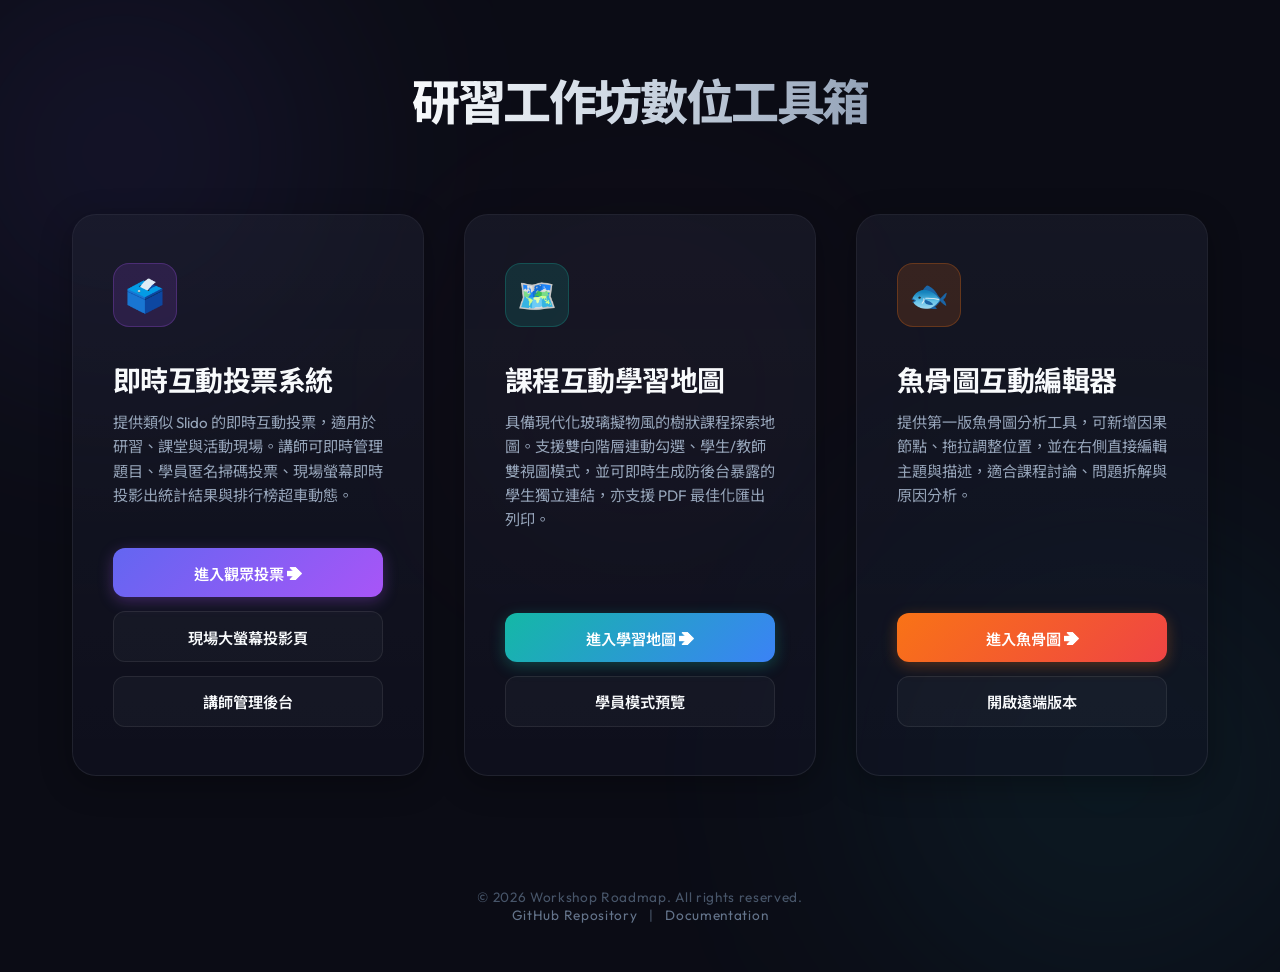
<file: index.html>
<!DOCTYPE html>
<html lang="zh-TW">
<head>
  <meta charset="UTF-8">
  <meta name="viewport" content="width=device-width, initial-scale=1.0">
  <title>工作坊專案入口網 (Roadmap Portal)</title>
  <meta name="description" content="工作坊專案數位工具箱入口網，包含即時互動投票系統、研習課程學習地圖與魚骨圖互動編輯器。">
  
  <!-- Google Fonts: Outfit & Noto Sans TC -->
  <link rel="preconnect" href="https://fonts.googleapis.com">
  <link rel="preconnect" href="https://fonts.gstatic.com" crossorigin>
  <link href="https://fonts.googleapis.com/css2?family=Noto+Sans+TC:wght@400;500;700;800&family=Outfit:wght@400;600;700;800&display=swap" rel="stylesheet">
  
  <!-- Custom Portal CSS -->
  <link rel="stylesheet" href="portal.css">
</head>
<body>

  <!-- Dynamic Animated Background Blobs -->
  <div class="background-blobs">
    <div class="blob blob-1"></div>
    <div class="blob blob-2"></div>
    <div class="blob blob-3"></div>
  </div>

  <main class="container">
    <!-- Header Section -->
    <header>
      <h1 id="portal-title">研習工作坊數位工具箱</h1>
    </header>

    <!-- Project Cards Grid -->
    <section class="portal-grid" aria-labelledby="portal-title">
      
      <!-- Card 1: Vote Project -->
      <article class="portal-card vote-card" id="card-vote">
        <div class="card-icon">🗳️</div>
        <h2>即時互動投票系統</h2>
        <p>提供類似 Slido 的即時互動投票，適用於研習、課堂與活動現場。講師可即時管理題目、學員匿名掃碼投票、現場螢幕即時投影出統計結果與排行榜超車動態。</p>
        
        <div class="actions">
          <a href="vote/poll/" class="btn btn-primary" id="link-vote-poll">
            進入觀眾投票 ➔
          </a>
          <a href="vote/output/" class="btn btn-secondary" id="link-vote-output">
            現場大螢幕投影頁
          </a>
          <a href="vote/adm/" class="btn btn-secondary" id="link-vote-admin">
            講師管理後台
          </a>
        </div>
      </article>

      <!-- Card 2: Learning Map Project -->
      <article class="portal-card map-card" id="card-learningmap">
        <div class="card-icon">🗺️</div>
        <h2>課程互動學習地圖</h2>
        <p>具備現代化玻璃擬物風的樹狀課程探索地圖。支援雙向階層連動勾選、學生/教師雙視圖模式，並可即時生成防後台暴露的學生獨立連結，亦支援 PDF 最佳化匯出列印。</p>
        
        <div class="actions">
          <a href="learningmap/index.html" class="btn btn-primary" id="link-map-main">
            進入學習地圖 ➔
          </a>
          <a href="learningmap/index.html?view=student" class="btn btn-secondary" id="link-map-student">
            學員模式預覽
          </a>
        </div>
      </article>

      <!-- Card 3: Fishbones Project -->
      <article class="portal-card fishbones-card" id="card-fishbones">
        <div class="card-icon">🐟</div>
        <h2>魚骨圖互動編輯器</h2>
        <p>提供第一版魚骨圖分析工具，可新增因果節點、拖拉調整位置，並在右側直接編輯主題與描述，適合課程討論、問題拆解與原因分析。</p>

        <div class="actions">
          <a href="fishbones/" class="btn btn-primary" id="link-fishbones-main">
            進入魚骨圖 ➔
          </a>
          <a href="fishbones/?v=deploycheck2" class="btn btn-secondary" id="link-fishbones-remote">
            開啟遠端版本
          </a>
        </div>
      </article>

    </section>
  </main>

  <!-- Footer Section -->
  <footer>
    <p>© 2026 Workshop Roadmap. All rights reserved.</p>
    <p>
      <a href="https://github.com/panggihsieh/roadmap" target="_blank" rel="noopener noreferrer" id="link-github-repo">GitHub Repository</a>
      |
      <a href="README.md" target="_blank" id="link-readme">Documentation</a>
    </p>
  </footer>

</body>
</html>
</file>
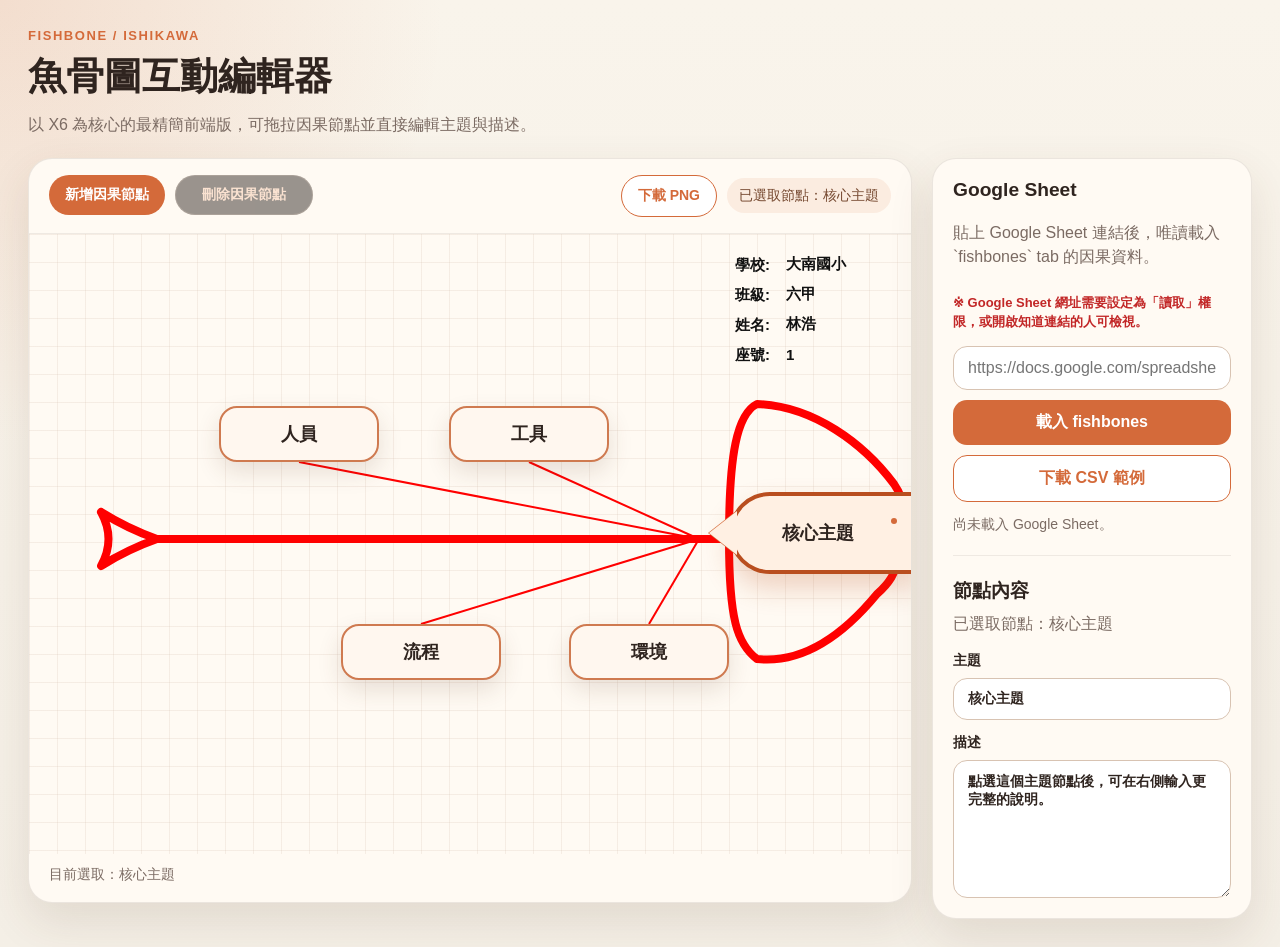
<file: fishbones/index.html>
<!DOCTYPE html>
<html lang="zh-Hant">
<head>
  <meta charset="UTF-8">
  <meta name="viewport" content="width=device-width, initial-scale=1.0">
  <title>&#39770;&#39592;&#22294;&#20114;&#21205;&#32232;&#36655;&#22120;</title>
  <link rel="preconnect" href="https://unpkg.com">
  <link rel="stylesheet" href="./styles.css?v=20260616-12">
</head>
<body>
  <div class="page">
    <header class="hero">
      <div>
        <p class="eyebrow">Fishbone / Ishikawa</p>
        <h1>&#39770;&#39592;&#22294;&#20114;&#21205;&#32232;&#36655;&#22120;</h1>
        <p class="subtitle">
          &#20197; X6 &#28858;&#26680;&#24515;&#30340;&#26368;&#31934;&#31777;&#21069;&#31471;&#29256;&#65292;&#21487;&#25302;&#25289;&#22240;&#26524;&#31680;&#40670;&#20006;&#30452;&#25509;&#32232;&#36655;&#20027;&#38988;&#33287;&#25551;&#36848;&#12290;
        </p>
      </div>
    </header>

    <main class="workspace">
      <section class="board-card">
        <div class="board-toolbar">
          <div class="toolbar-actions">
            <button id="addCauseButton" type="button">&#26032;&#22686;&#22240;&#26524;&#31680;&#40670;</button>
            <button id="removeNodeButton" class="danger-button" type="button" disabled>&#21034;&#38500;&#22240;&#26524;&#31680;&#40670;</button>
          </div>
          <div class="toolbar-actions toolbar-actions-right">
            <button id="downloadPngButton" class="secondary-toolbar-button" type="button">&#19979;&#36617; PNG</button>
            <span id="selectionBadge" class="selection-badge">
              &#25302;&#25289;&#31680;&#40670;&#35519;&#25972;&#20301;&#32622;&#65292;&#40670;&#36984;&#31680;&#40670;&#32232;&#36655;&#20839;&#23481;
            </span>
          </div>
        </div>
        <div id="graph" class="graph">
          <div class="student-info" role="group" aria-label="學生資料">
            <label>
              學校:
              <input id="studentSchool" name="school" type="text" value="大南國小" autocomplete="organization">
            </label>
            <label>
              班級:
              <input id="studentClass" name="class" type="text" value="六甲" autocomplete="off">
            </label>
            <label>
              姓名:
              <input id="studentName" name="name" type="text" value="林浩" autocomplete="name">
            </label>
            <label>
              座號:
              <input id="studentSeat" name="seat" type="text" value="1" inputmode="numeric" autocomplete="off">
            </label>
          </div>
        </div>
        <p id="actionStatus" class="action-status">
          &#23578;&#26410;&#22519;&#34892;&#26032;&#22686;&#25805;&#20316;
        </p>
      </section>

      <aside class="panel">
        <section class="sheet-panel">
          <h2>Google Sheet</h2>
          <p class="panel-hint">貼上 Google Sheet 連結後，唯讀載入 `fishbones` tab 的因果資料。</p>
          <p class="sheet-permission-note">&#8251; Google Sheet &#32178;&#22336;&#38656;&#35201;&#35373;&#23450;&#28858;&#12300;&#35712;&#21462;&#12301;&#27402;&#38480;&#65292;&#25110;&#38283;&#21855;&#30693;&#36947;&#36899;&#32080;&#30340;&#20154;&#21487;&#27298;&#35222;&#12290;</p>
          <div class="sheet-controls">
            <input id="sheetUrlInput" type="text" placeholder="https://docs.google.com/spreadsheets/d/.../edit">
            <button id="loadSheetButton" type="button">載入 fishbones</button>
            <button id="downloadCsvButton" class="secondary-button" type="button">下載 CSV 範例</button>
          </div>
          <p id="sheetStatus" class="sheet-status">尚未載入 Google Sheet。</p>
        </section>

        <h2>&#31680;&#40670;&#20839;&#23481;</h2>
        <p id="selectionHint" class="panel-hint">&#35531;&#20808;&#40670;&#36984;&#22294;&#19978;&#30340;&#31680;&#40670;&#12290;</p>
        <form id="nodeForm" class="node-form">
          <label>
            &#20027;&#38988;
            <input id="nodeLabel" name="label" type="text" placeholder="&#36664;&#20837;&#31680;&#40670;&#20027;&#38988;" disabled>
          </label>
          <label>
            &#25551;&#36848;
            <textarea id="nodeDescription" name="description" rows="7" placeholder="&#36664;&#20837;&#20839;&#23481;&#25551;&#36848;" disabled></textarea>
          </label>
        </form>
      </aside>
    </main>
  </div>

  <script src="./app.js?v=20260616-12"></script>
</body>
</html>
</file>
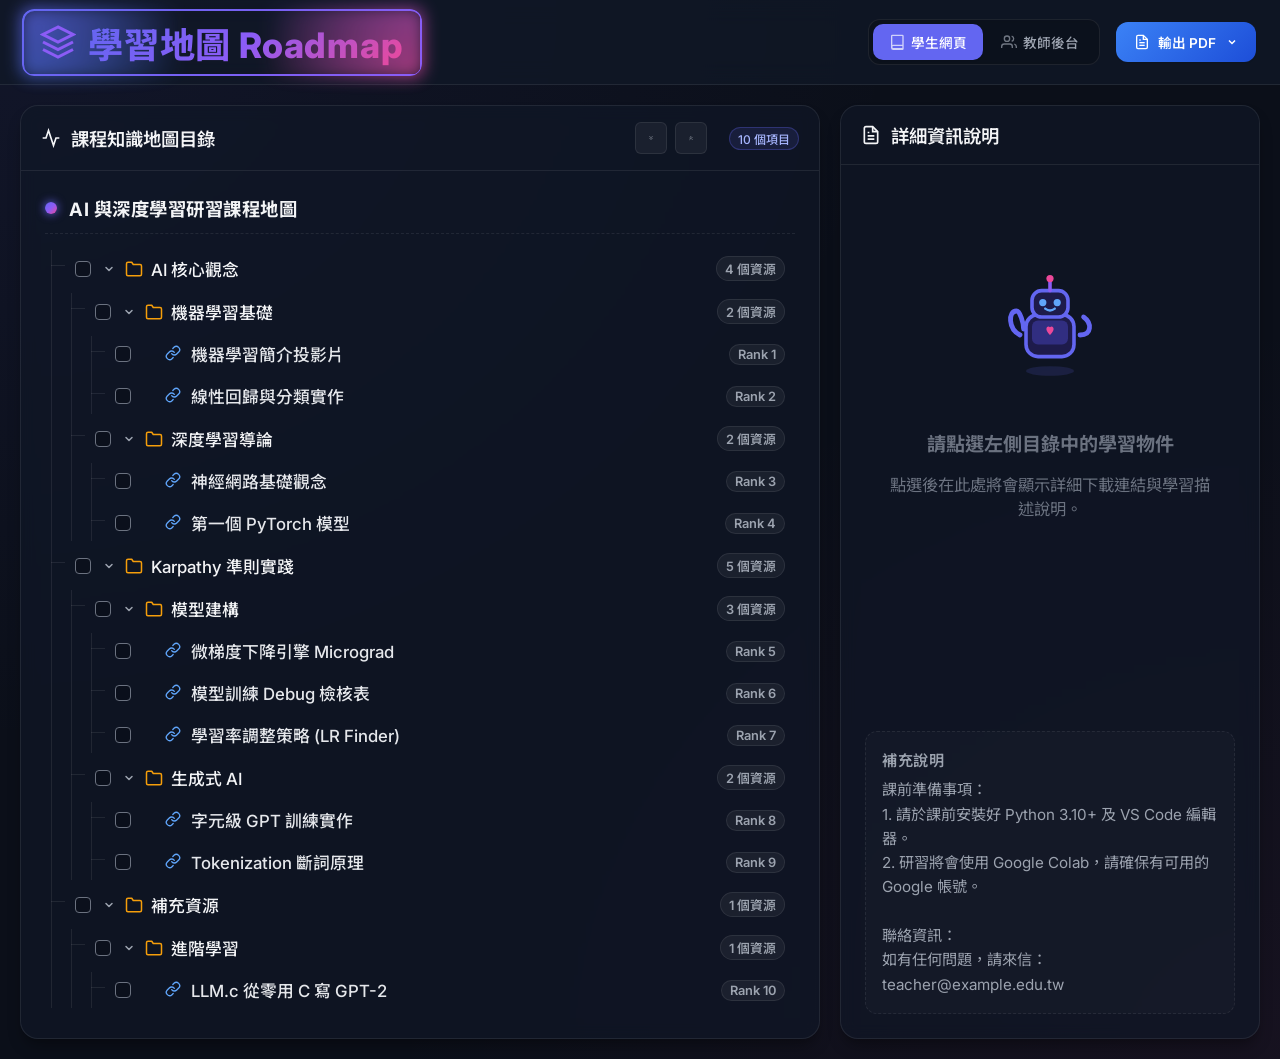
<file: handout/index.html>
<!DOCTYPE html>
<html lang="zh-TW">
<head>
  <meta charset="UTF-8">
  <meta name="viewport" content="width=device-width, initial-scale=1.0">
  <title>學習知識地圖</title>
  <!-- Google Fonts -->
  <link rel="preconnect" href="https://fonts.googleapis.com">
  <link rel="preconnect" href="https://fonts.gstatic.com" crossorigin>
  <link href="https://fonts.googleapis.com/css2?family=Inter:wght@300;400;500;600;700&family=Noto+Sans+TC:wght@300;400;500;700&display=swap" rel="stylesheet">
  <!-- Stylesheet -->
  <link rel="stylesheet" href="style.css">
</head>
<body class="mode-student"> <!-- Default to student mode for initial preview -->

  <!-- Top Navigation Header -->
  <header class="app-header">
    <div class="header-left">
      <div class="logo">
        <svg xmlns="http://www.w3.org/2000/svg" viewBox="0 0 24 24" fill="none" stroke="currentColor" stroke-width="2" class="logo-icon">
          <path d="M12 2L2 7l10 5 10-5-10-5zM2 17l10 5 10-5M2 12l10 5 10-5"/>
        </svg>
        <span>學習地圖 Roadmap</span>
      </div>
    </div>
    <div class="header-right no-print">
      <!-- Mode Selection Controls -->
      <div class="toggle-container">
        <button id="btn-mode-student" class="toggle-btn active" onclick="switchMode('student')">
          <svg xmlns="http://www.w3.org/2000/svg" width="16" height="16" viewBox="0 0 24 24" fill="none" stroke="currentColor" stroke-width="2"><path d="M4 19.5A2.5 2.5 0 0 1 6.5 17H20M4 19.5A2.5 2.5 0 0 0 6.5 22H20M4 19.5V3a1 1 0 0 1 1-1h15a1 1 0 0 1 1 1v19a1 1 0 0 1-1 1H6.5a2.5 2.5 0 0 1-2.5-2.5z"/></svg>
          學生網頁
        </button>
        <button id="btn-mode-teacher" class="toggle-btn" onclick="switchMode('teacher')">
          <svg xmlns="http://www.w3.org/2000/svg" width="16" height="16" viewBox="0 0 24 24" fill="none" stroke="currentColor" stroke-width="2"><path d="M17 21v-2a4 4 0 0 0-4-4H5a4 4 0 0 0-4 4v2"/><circle cx="9" cy="7" r="4"/><path d="M23 21v-2a4 4 0 0 0-3-3.87"/><path d="M16 3.13a4 4 0 0 1 0 7.75"/></svg>
          教師後台
        </button>
      </div>
      <!-- Export PDF Button with Options -->
      <div class="pdf-dropdown-wrapper">
        <button id="btn-pdf-export" class="action-btn pdf-btn" onclick="togglePdfDropdown(event)">
          <svg xmlns="http://www.w3.org/2000/svg" width="16" height="16" viewBox="0 0 24 24" fill="none" stroke="currentColor" stroke-width="2"><path d="M14 2H6a2 2 0 0 0-2 2v16a2 2 0 0 0 2 2h12a2 2 0 0 0 2-2V8z"/><polyline points="14 2 14 8 20 8"/><line x1="16" y1="13" x2="8" y2="13"/><line x1="16" y1="17" x2="8" y2="17"/><polyline points="10 9 9 9 8 9"/></svg>
          輸出 PDF
          <svg xmlns="http://www.w3.org/2000/svg" width="12" height="12" viewBox="0 0 24 24" fill="none" stroke="currentColor" stroke-width="3" style="margin-left: 2px;"><polyline points="6 9 12 15 18 9"/></svg>
        </button>
        <div id="pdf-dropdown-menu" class="pdf-dropdown-menu hidden">
          <button class="pdf-menu-item" onclick="triggerPdfExport('all')">
            <span class="menu-item-icon">📚</span>
            <div class="menu-item-text">
              <span class="menu-item-title">全部學習物件</span>
              <span class="menu-item-desc">匯出所有目錄及資源連結</span>
            </div>
          </button>
          <button class="pdf-menu-item" id="btn-pdf-checked" onclick="triggerPdfExport('checked')">
            <span class="menu-item-icon">☑️</span>
            <div class="menu-item-text">
              <span class="menu-item-title">已勾選的物件</span>
              <span class="menu-item-desc" id="pdf-checked-count">僅匯出勾選項目 (0 個)</span>
            </div>
          </button>
          <button class="pdf-menu-item" id="btn-pdf-selected" onclick="triggerPdfExport('selected')">
            <span class="menu-item-icon">📌</span>
            <div class="menu-item-text">
              <span class="menu-item-title">單一物件</span>
              <span class="menu-item-desc" id="pdf-selected-name">僅匯出當前選取的資源</span>
            </div>
          </button>
        </div>
      </div>
    </div>
  </header>

  <!-- Main Grid Layout -->
  <main class="main-container">
    
    <!-- LEFT PANEL: Teacher Parameters (Visible only in mode-teacher) -->
    <aside id="panel-teacher" class="panel panel-left no-print">
      <div class="panel-header">
        <svg xmlns="http://www.w3.org/2000/svg" width="20" height="20" viewBox="0 0 24 24" fill="none" stroke="currentColor" stroke-width="2"><circle cx="12" cy="12" r="3"/><path d="M19.4 15a1.65 1.65 0 0 0 .33 1.82l.06.06a2 2 0 1 1-2.83 2.83l-.06-.06a1.65 1.65 0 0 0-1.82-.33 1.65 1.65 0 0 0-1 1.51V21a2 2 0 0 1-4 0v-.09A1.65 1.65 0 0 0 9 19.4a1.65 1.65 0 0 0-1.82.33l-.06.06a2 2 0 1 1-2.83-2.83l.06-.06a1.65 1.65 0 0 0 .33-1.82 1.65 1.65 0 0 0-1.51-1H3a2 2 0 0 1 0-4h.09A1.65 1.65 0 0 0 4.6 9a1.65 1.65 0 0 0-.33-1.82l-.06-.06a2 2 0 1 1 2.83-2.83l.06.06a1.65 1.65 0 0 0 1.82.33H9a1.65 1.65 0 0 0 1-1.51V3a2 2 0 0 1 4 0v.09a1.65 1.65 0 0 0 1 1.51 1.65 1.65 0 0 0 1.82-.33l.06-.06a2 2 0 1 1 2.83 2.83l-.06.06a1.65 1.65 0 0 0-.33 1.82V9a1.65 1.65 0 0 0 1.51 1H21a2 2 0 0 1 0 4h-.09a1.65 1.65 0 0 0-1.51 1z"/></svg>
        <h2>參數與資料設定</h2>
      </div>
      
      <div class="form-group">
        <label for="input-title">研習主題 (Root)</label>
        <input type="text" id="input-title" placeholder="例如：Karpathy 深度學習研習營" value="Karpathy 深度學習研習課程">
      </div>

      <div class="form-group">
        <label for="input-sheet-url">Google Sheet 網址</label>
        <div class="input-with-button">
          <input type="text" id="input-sheet-url" placeholder="https://docs.google.com/spreadsheets/d/.../edit...">
          <button id="btn-load-sheet" class="control-btn" onclick="loadGoogleSheet()">載入</button>
        </div>
        <small class="tip-text">需設定為「知道連結的任何人均可檢視」</small>
      </div>

      <div class="form-group" id="group-sheet-tabs" style="display: none;">
        <label>偵測到的工作表分頁</label>
        <div id="sheet-tabs-list" class="sheet-tabs-container">
          <!-- Will be filled dynamically -->
        </div>
      </div>

      <div class="form-group">
        <label for="input-share-url">學生專用獨立網頁連結</label>
        <div class="input-with-button">
          <input type="text" id="input-share-url" readonly onclick="this.select()" placeholder="產生中...">
          <button id="btn-copy-share" class="control-btn" onclick="copyShareLink()">複製連結</button>
        </div>
        <small class="tip-text" style="color: var(--success-color);">將此連結提供給學生，他們將只能看到學生頁面，並自動隱藏教師後台入口。</small>
      </div>

      <div class="form-group">
        <label for="input-supplement">補充內容說明</label>
        <textarea id="input-supplement" placeholder="可以輸入關於此學習地圖的補充說明、聯絡資訊或上課規範..." style="height: 100px;"></textarea>
      </div>
    </aside>

    <!-- MIDDLE PANEL: Tree Knowledge Structure -->
    <section id="panel-tree" class="panel panel-middle">
      <div class="panel-header">
        <svg xmlns="http://www.w3.org/2000/svg" width="20" height="20" viewBox="0 0 24 24" fill="none" stroke="currentColor" stroke-width="2"><path d="M22 12h-4l-3 9L9 3l-3 9H2"/></svg>
        <h2>課程知識地圖目錄</h2>
        <div class="tree-controls no-print">
          <button class="icon-text-btn icon-only-btn" onclick="expandAllNodes(true)" title="全部展開">
            <svg xmlns="http://www.w3.org/2000/svg" width="16" height="16" viewBox="0 0 24 24" fill="none" stroke="currentColor" stroke-width="2.5" stroke-linecap="round" stroke-linejoin="round">
              <polyline points="7 13 12 18 17 13"></polyline>
              <polyline points="7 6 12 11 17 6"></polyline>
            </svg>
          </button>
          <button class="icon-text-btn icon-only-btn" onclick="expandAllNodes(false)" title="全部折疊">
            <svg xmlns="http://www.w3.org/2000/svg" width="16" height="16" viewBox="0 0 24 24" fill="none" stroke="currentColor" stroke-width="2.5" stroke-linecap="round" stroke-linejoin="round">
              <polyline points="17 11 12 6 7 11"></polyline>
              <polyline points="17 18 12 13 7 18"></polyline>
            </svg>
          </button>
        </div>
        <span class="badge" id="item-count">0 個項目</span>
      </div>
      <div class="tree-root-container">
        <!-- Root node indicator -->
        <div class="tree-root-node">
          <span class="root-dot"></span>
          <span class="root-title" id="tree-root-title">學習主題</span>
        </div>
        <!-- Tree content populated dynamically -->
        <div id="tree-container" class="tree-body">
          <div class="empty-state">
            <p>無資料。請點選教師後台載入範例資料或輸入 Google Sheet 網址。</p>
          </div>
        </div>
      </div>
    </section>

    <!-- RIGHT PANEL: Object Detail Explanation -->
    <section id="panel-detail" class="panel panel-right">
      <div class="panel-header">
        <svg xmlns="http://www.w3.org/2000/svg" width="20" height="20" viewBox="0 0 24 24" fill="none" stroke="currentColor" stroke-width="2"><path d="M14 2H6a2 2 0 0 0-2 2v16a2 2 0 0 0 2 2h12a2 2 0 0 0 2-2V8z"/><polyline points="14 2 14 8 20 8"/><line x1="16" y1="13" x2="8" y2="13"/><line x1="16" y1="17" x2="8" y2="17"/><polyline points="10 9 9 9 8 9"/></svg>
        <h2>詳細資訊說明</h2>
      </div>
      <div id="detail-container" class="detail-body">
        <!-- Default State -->
        <div class="detail-empty-state">
          <div class="cute-mascot-container">
            <svg class="cute-mascot" viewBox="0 0 100 100" width="120" height="120">
              <!-- Shadow -->
              <ellipse cx="50" cy="85" rx="20" ry="4" fill="rgba(99, 102, 241, 0.15)" class="mascot-shadow" />
              <!-- Floating group -->
              <g class="mascot-float">
                <!-- Waving Left Arm -->
                <path d="M25,55 C15,50 15,35 22,35 C25,35 28,45 28,50" fill="none" stroke="#6366f1" stroke-width="4" stroke-linecap="round" class="mascot-left-arm" style="transform-origin: 28px 50px;" />
                <!-- Right Arm -->
                <path d="M75,55 C85,55 85,45 78,40" fill="none" stroke="#6366f1" stroke-width="4" stroke-linecap="round" class="mascot-right-arm" />
                <!-- Body -->
                <rect x="30" y="38" width="40" height="35" rx="10" fill="#1e1b4b" stroke="#6366f1" stroke-width="3" />
                <rect x="35" y="43" width="30" height="20" rx="5" fill="#312e81" />
                <!-- Head -->
                <rect x="35" y="18" width="30" height="22" rx="8" fill="#1e1b4b" stroke="#6366f1" stroke-width="3" />
                <!-- Antenna -->
                <line x1="50" y1="18" x2="50" y2="10" stroke="#8b5cf6" stroke-width="3" stroke-linecap="round" />
                <circle cx="50" cy="8" r="3" fill="#ec4899" class="mascot-light" />
                <!-- Blinking Eyes -->
                <circle cx="44" cy="28" r="3" fill="#60a5fa" class="mascot-eye" style="transform-origin: 44px 28px;" />
                <circle cx="56" cy="28" r="3" fill="#60a5fa" class="mascot-eye" style="transform-origin: 56px 28px;" />
                <!-- Smile -->
                <path d="M46,33 Q50,36 54,33" fill="none" stroke="#60a5fa" stroke-width="2" stroke-linecap="round" />
                <!-- Heart Badge -->
                <path d="M50,55 C50,55 47,52 47,50 C47,48.5 48.5,47 50,48.5 C51.5,47 53,48.5 53,50 C53,52 50,55 50,55 Z" fill="#ec4899" />
              </g>
            </svg>
          </div>
          <h3>請點選左側目錄中的學習物件</h3>
          <p>點選後在此處將會顯示詳細下載連結與學習描述說明。</p>
          <div id="right-sheet-tabs-container" style="display: none; margin-top: 24px; padding-top: 20px; border-top: 1px dashed rgba(255, 255, 255, 0.15); width: 100%;">
            <h4 style="font-size: 0.95rem; margin-bottom: 12px; color: var(--text-color); font-weight: 500; text-align: center;">
              工作表分頁快速切換
            </h4>
            <div id="right-sheet-tabs-list" class="sheet-tabs-container" style="justify-content: center;">
              <!-- Will be filled dynamically -->
            </div>
          </div>
        </div>
      </div>

      <!-- Supplementary notes section -->
      <div id="supplementary-info-display" class="supplementary-section hidden">
        <h3>補充說明</h3>
        <div class="supplement-content" id="supplement-text-display"></div>
      </div>
    </section>

  </main>

  <!-- PRINT-ONLY CONTAINER (for generating nice PDFs) -->
  <div id="print-container" class="print-only">
    <div class="print-header">
      <h1 id="print-workshop-title">研習主題學習地圖</h1>
      <p class="print-date" id="print-current-date"></p>
    </div>
    <div class="print-body">
      <div class="print-section">
        <h2>一、課程結構與下載項目</h2>
        <div id="print-tree-list"></div>
      </div>
      <div class="print-section" id="print-supplement-section">
        <h2>二、研習補充說明</h2>
        <div id="print-supplement-content"></div>
      </div>
    </div>
  </div>

  <!-- Javascript Logic -->
  <script src="app.js"></script>
</body>
</html>
</file>
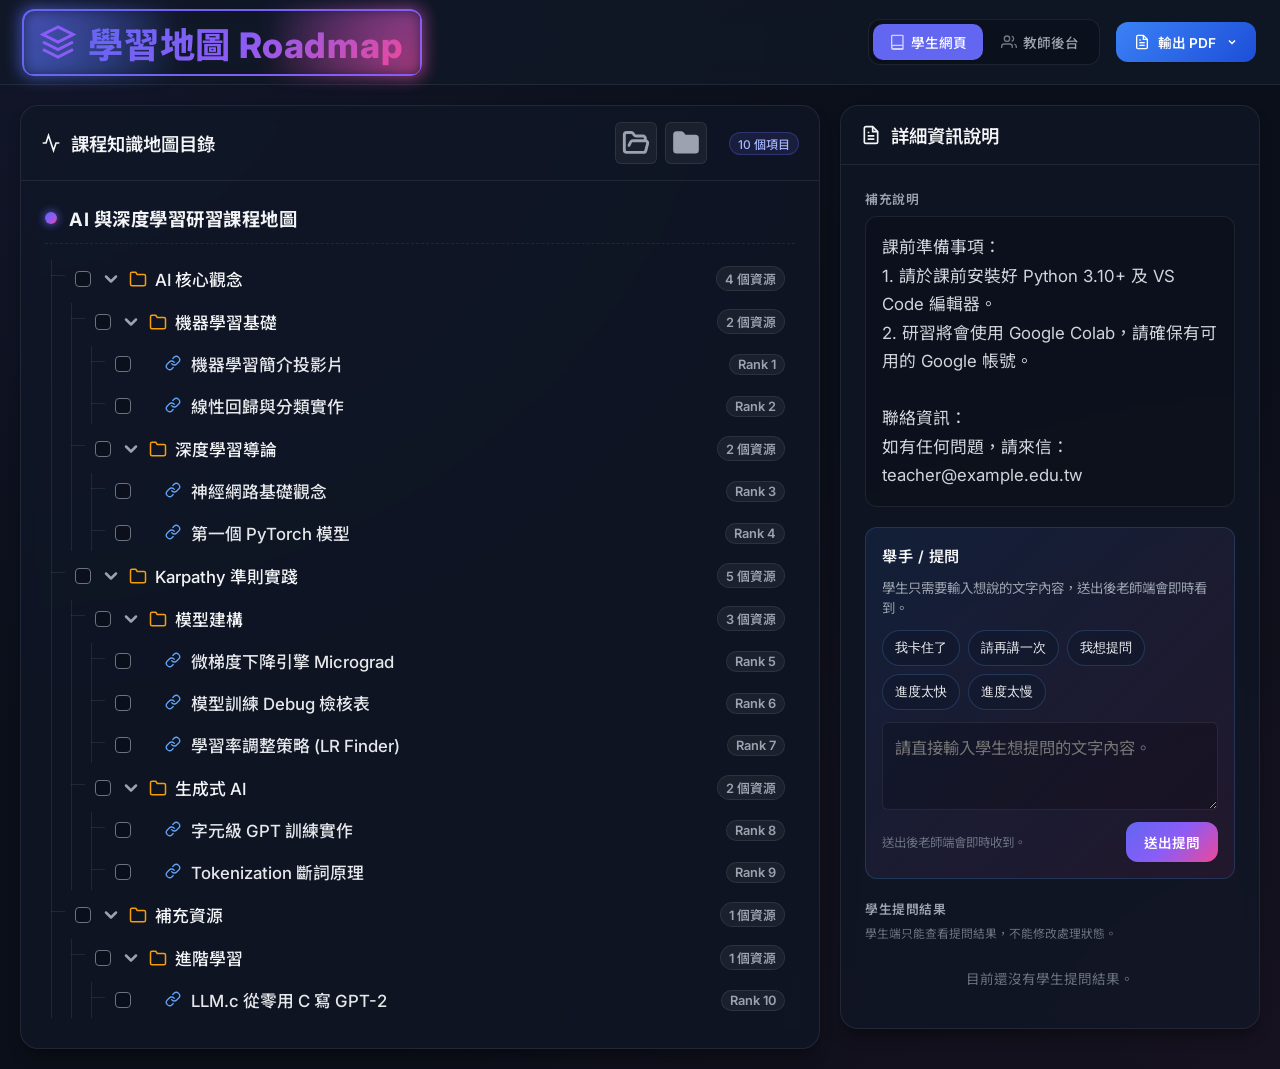
<file: learningmap/index.html>
<!DOCTYPE html>
<html lang="zh-TW">
<head>
  <meta charset="UTF-8">
  <meta name="viewport" content="width=device-width, initial-scale=1.0">
  <title>學習知識地圖</title>
  <!-- Google Fonts -->
  <link rel="preconnect" href="https://fonts.googleapis.com">
  <link rel="preconnect" href="https://fonts.gstatic.com" crossorigin>
  <link href="https://fonts.googleapis.com/css2?family=Inter:wght@300;400;500;600;700&family=Noto+Sans+TC:wght@300;400;500;700&display=swap" rel="stylesheet">
  <!-- Stylesheet -->
  <link rel="stylesheet" href="style.css?v=20260614-6">
</head>
<body class="mode-student"> <!-- Default to student mode for initial preview -->

  <!-- Top Navigation Header -->
  <header class="app-header">
    <div class="header-left">
      <div class="logo">
        <svg xmlns="http://www.w3.org/2000/svg" viewBox="0 0 24 24" fill="none" stroke="currentColor" stroke-width="2" class="logo-icon">
          <path d="M12 2L2 7l10 5 10-5-10-5zM2 17l10 5 10-5M2 12l10 5 10-5"/>
        </svg>
        <span>學習地圖 Roadmap</span>
      </div>
    </div>
    <div class="header-right no-print">
      <!-- Mode Selection Controls -->
      <div class="toggle-container">
        <button id="btn-mode-student" class="toggle-btn active" onclick="openStudentPage()">
          <svg xmlns="http://www.w3.org/2000/svg" width="16" height="16" viewBox="0 0 24 24" fill="none" stroke="currentColor" stroke-width="2"><path d="M4 19.5A2.5 2.5 0 0 1 6.5 17H20M4 19.5A2.5 2.5 0 0 0 6.5 22H20M4 19.5V3a1 1 0 0 1 1-1h15a1 1 0 0 1 1 1v19a1 1 0 0 1-1 1H6.5a2.5 2.5 0 0 1-2.5-2.5z"/></svg>
          學生網頁
        </button>
        <button id="btn-mode-teacher" class="toggle-btn" onclick="switchMode('teacher')">
          <svg xmlns="http://www.w3.org/2000/svg" width="16" height="16" viewBox="0 0 24 24" fill="none" stroke="currentColor" stroke-width="2"><path d="M17 21v-2a4 4 0 0 0-4-4H5a4 4 0 0 0-4 4v2"/><circle cx="9" cy="7" r="4"/><path d="M23 21v-2a4 4 0 0 0-3-3.87"/><path d="M16 3.13a4 4 0 0 1 0 7.75"/></svg>
          教師後台
        </button>
      </div>
      <!-- Export PDF Button with Options -->
      <div class="pdf-dropdown-wrapper">
        <button id="btn-pdf-export" class="action-btn pdf-btn" onclick="togglePdfDropdown(event)">
          <svg xmlns="http://www.w3.org/2000/svg" width="16" height="16" viewBox="0 0 24 24" fill="none" stroke="currentColor" stroke-width="2"><path d="M14 2H6a2 2 0 0 0-2 2v16a2 2 0 0 0 2 2h12a2 2 0 0 0 2-2V8z"/><polyline points="14 2 14 8 20 8"/><line x1="16" y1="13" x2="8" y2="13"/><line x1="16" y1="17" x2="8" y2="17"/><polyline points="10 9 9 9 8 9"/></svg>
          輸出 PDF
          <svg xmlns="http://www.w3.org/2000/svg" width="12" height="12" viewBox="0 0 24 24" fill="none" stroke="currentColor" stroke-width="3" style="margin-left: 2px;"><polyline points="6 9 12 15 18 9"/></svg>
        </button>
        <div id="pdf-dropdown-menu" class="pdf-dropdown-menu hidden">
          <button class="pdf-menu-item" onclick="triggerPdfExport('all')">
            <span class="menu-item-icon">📚</span>
            <div class="menu-item-text">
              <span class="menu-item-title">全部學習物件</span>
              <span class="menu-item-desc">匯出所有目錄及資源連結</span>
            </div>
          </button>
          <button class="pdf-menu-item" id="btn-pdf-checked" onclick="triggerPdfExport('checked')">
            <span class="menu-item-icon">☑️</span>
            <div class="menu-item-text">
              <span class="menu-item-title">已勾選的物件</span>
              <span class="menu-item-desc" id="pdf-checked-count">僅匯出勾選項目 (0 個)</span>
            </div>
          </button>
          <button class="pdf-menu-item" id="btn-pdf-selected" onclick="triggerPdfExport('selected')">
            <span class="menu-item-icon">📌</span>
            <div class="menu-item-text">
              <span class="menu-item-title">單一物件</span>
              <span class="menu-item-desc" id="pdf-selected-name">僅匯出當前選取的資源</span>
            </div>
          </button>
        </div>
      </div>
    </div>
  </header>

  <!-- Main Grid Layout -->
  <main class="main-container">
    
    <!-- LEFT PANEL: Teacher Parameters (Visible only in mode-teacher) -->
    <aside id="panel-teacher" class="panel panel-left no-print">
      <div class="panel-header">
        <svg xmlns="http://www.w3.org/2000/svg" width="20" height="20" viewBox="0 0 24 24" fill="none" stroke="currentColor" stroke-width="2"><circle cx="12" cy="12" r="3"/><path d="M19.4 15a1.65 1.65 0 0 0 .33 1.82l.06.06a2 2 0 1 1-2.83 2.83l-.06-.06a1.65 1.65 0 0 0-1.82-.33 1.65 1.65 0 0 0-1 1.51V21a2 2 0 0 1-4 0v-.09A1.65 1.65 0 0 0 9 19.4a1.65 1.65 0 0 0-1.82.33l-.06.06a2 2 0 1 1-2.83-2.83l.06-.06a1.65 1.65 0 0 0 .33-1.82 1.65 1.65 0 0 0-1.51-1H3a2 2 0 0 1 0-4h.09A1.65 1.65 0 0 0 4.6 9a1.65 1.65 0 0 0-.33-1.82l-.06-.06a2 2 0 1 1 2.83-2.83l.06.06a1.65 1.65 0 0 0 1.82.33H9a1.65 1.65 0 0 0 1-1.51V3a2 2 0 0 1 4 0v.09a1.65 1.65 0 0 0 1 1.51 1.65 1.65 0 0 0 1.82-.33l.06-.06a2 2 0 1 1 2.83 2.83l-.06.06a1.65 1.65 0 0 0-.33 1.82V9a1.65 1.65 0 0 0 1.51 1H21a2 2 0 0 1 0 4h-.09a1.65 1.65 0 0 0-1.51 1z"/></svg>
        <h2>參數與資料設定</h2>
      </div>
      
      <div class="form-group">
        <label for="input-title">研習主題 (Root)</label>
        <input type="text" id="input-title" placeholder="例如：Karpathy 深度學習研習營" value="Karpathy 深度學習研習課程">
      </div>

      <div class="form-group">
        <label for="input-sheet-url">Google Sheet 網址</label>
        <div class="input-with-button">
          <input type="text" id="input-sheet-url" placeholder="https://docs.google.com/spreadsheets/d/.../edit...">
          <button id="btn-load-sheet" class="control-btn" onclick="loadGoogleSheet()">載入</button>
        </div>
        <small class="tip-text">需設定為「知道連結的任何人均可檢視」</small>
      </div>

      <div class="form-group" id="group-sheet-tabs" style="display: none;">
        <label>偵測到的工作表分頁</label>
        <div id="sheet-tabs-list" class="sheet-tabs-container">
          <!-- Will be filled dynamically -->
        </div>
      </div>

      <div class="form-group">
        <label for="input-share-url">學生專用獨立網頁連結</label>
        <div class="input-with-button">
          <input type="text" id="input-share-url" readonly onclick="this.select()" placeholder="產生中...">
          <button id="btn-copy-share" class="control-btn" onclick="copyShareLink()">複製連結</button>
          <a id="link-open-student" class="control-btn" href="./student/" target="_blank" rel="noopener noreferrer">開啟學生頁</a>
        </div>
        <small class="tip-text" style="color: var(--success-color);">將此連結提供給學生，他們將只能看到學生頁面，並自動隱藏教師後台入口。</small>
      </div>

      <div class="form-group">
        <label for="input-supplement">補充內容說明</label>
        <textarea id="input-supplement" placeholder="可以輸入關於此學習地圖的補充說明、聯絡資訊或上課規範..." style="height: 100px;"></textarea>
      </div>
      <section class="teacher-live-panel">
        <div class="teacher-live-header">
          <h3>學生舉手 / 提問</h3>
          <button id="btn-clear-hand-raises" class="control-btn secondary-btn" type="button">清除全部</button>
        </div>
        <div class="teacher-live-toolbar">
          <label class="teacher-live-filter">
            <input id="teacher-hand-raise-recent-only" type="checkbox">
            <span>只看最近 5 分鐘提問</span>
          </label>
          <label class="teacher-live-filter">
            <input id="teacher-hand-raise-sound-enabled" type="checkbox" checked>
            <span>新提問音效提醒</span>
          </label>
          <div class="teacher-live-sound-tools">
            <button id="btn-test-hand-raise-sound" class="teacher-live-status-btn" type="button">測試音效</button>
            <span id="teacher-hand-raise-sound-status" class="teacher-live-filter-note">尚未測試音效</span>
          </div>
          <div class="teacher-live-sound-tools">
            <input id="input-hand-raise-sound-file" type="file" accept="audio/*">
            <button id="btn-clear-hand-raise-sound-file" class="teacher-live-status-btn" type="button">清除自訂音效</button>
            <span id="teacher-hand-raise-sound-file-name" class="teacher-live-filter-note">目前使用預設提示音</span>
          </div>
          <span class="teacher-live-filter-note">統計與列表會跟著篩選結果同步更新</span>
        </div>
        <div class="teacher-live-stats" id="teacher-hand-raise-stats">
          <div class="teacher-live-stat">
            <span class="teacher-live-stat-value" id="teacher-hand-raise-total">0</span>
            <span class="teacher-live-stat-label">目前提問</span>
          </div>
          <div class="teacher-live-stat">
            <span class="teacher-live-stat-value" id="teacher-hand-raise-repeat">0</span>
            <span class="teacher-live-stat-label">請再講一次</span>
          </div>
          <div class="teacher-live-stat">
            <span class="teacher-live-stat-value" id="teacher-hand-raise-stuck">0</span>
            <span class="teacher-live-stat-label">卡住了</span>
          </div>
        </div>
        <div class="teacher-live-list" id="teacher-hand-raise-list">
          <div class="teacher-live-empty">目前還沒有學生提問。</div>
        </div>
      </section>
    </aside>

    <!-- MIDDLE PANEL: Tree Knowledge Structure -->
    <section id="panel-tree" class="panel panel-middle">
      <div class="panel-header">
        <svg xmlns="http://www.w3.org/2000/svg" width="20" height="20" viewBox="0 0 24 24" fill="none" stroke="currentColor" stroke-width="2"><path d="M22 12h-4l-3 9L9 3l-3 9H2"/></svg>
        <h2>課程知識地圖目錄</h2>
        <div class="tree-controls no-print">
          <button class="icon-text-btn icon-only-btn" onclick="expandAllNodes(true)" title="全部展開">
            <svg xmlns="http://www.w3.org/2000/svg" width="28" height="28" viewBox="0 0 24 24" fill="none" stroke="currentColor" stroke-width="2.5" stroke-linecap="round" stroke-linejoin="round">
              <path d="m6 14 1.5-2.9A2 2 0 0 1 9.24 10H20a2 2 0 0 1 1.94 2.5l-1.54 6a2 2 0 0 1-1.95 1.5H4a2 2 0 0 1-2-2V5a2 2 0 0 1 2-2h3.9a2 2 0 0 1 1.69.9l.81 1.2a2 2 0 0 0 1.67.9H18a2 2 0 0 1 2 2v2" />
            </svg>
          </button>
          <button class="icon-text-btn icon-only-btn" onclick="expandAllNodes(false)" title="全部折疊">
            <svg xmlns="http://www.w3.org/2000/svg" width="28" height="28" viewBox="0 0 24 24" fill="currentColor" stroke="currentColor" stroke-width="2" stroke-linecap="round" stroke-linejoin="round">
              <path d="M20 20a2 2 0 0 0 2-2V8a2 2 0 0 0-2-2h-7.9a2 2 0 0 1-1.69-.9L9.6 3.9A2 2 0 0 0 7.93 3H4a2 2 0 0 0-2 2v13a2 2 0 0 0 2 2Z" />
            </svg>
          </button>
        </div>
        <span class="badge" id="item-count">0 個項目</span>
      </div>
      <div class="tree-root-container">
        <!-- Root node indicator -->
        <div class="tree-root-node">
          <span class="root-dot"></span>
          <span class="root-title" id="tree-root-title">學習主題</span>
        </div>
        <!-- Tree content populated dynamically -->
        <div id="tree-container" class="tree-body">
          <div class="empty-state">
            <p>無資料。請點選教師後台載入範例資料或輸入 Google Sheet 網址。</p>
          </div>
        </div>
      </div>
    </section>

    <!-- RIGHT PANEL: Object Detail Explanation -->
    <section id="panel-detail" class="panel panel-right">
      <div class="panel-header">
        <svg xmlns="http://www.w3.org/2000/svg" width="20" height="20" viewBox="0 0 24 24" fill="none" stroke="currentColor" stroke-width="2"><path d="M14 2H6a2 2 0 0 0-2 2v16a2 2 0 0 0 2 2h12a2 2 0 0 0 2-2V8z"/><polyline points="14 2 14 8 20 8"/><line x1="16" y1="13" x2="8" y2="13"/><line x1="16" y1="17" x2="8" y2="17"/><polyline points="10 9 9 9 8 9"/></svg>
        <h2>詳細資訊說明</h2>
      </div>
      <div id="detail-container" class="detail-body">
        <div class="detail-card">
        </div>
      </div>
      <template hidden>
        <div class="detail-empty-state">
          <div class="cute-mascot-container">
            <svg class="cute-mascot" viewBox="0 0 100 100" width="120" height="120">
              <!-- Shadow -->
              <ellipse cx="50" cy="85" rx="20" ry="4" fill="rgba(99, 102, 241, 0.15)" class="mascot-shadow" />
              <!-- Floating group -->
              <g class="mascot-float">
                <!-- Waving Left Arm -->
                <path d="M25,55 C15,50 15,35 22,35 C25,35 28,45 28,50" fill="none" stroke="#6366f1" stroke-width="4" stroke-linecap="round" class="mascot-left-arm" style="transform-origin: 28px 50px;" />
                <!-- Right Arm -->
                <path d="M75,55 C85,55 85,45 78,40" fill="none" stroke="#6366f1" stroke-width="4" stroke-linecap="round" class="mascot-right-arm" />
                <!-- Body -->
                <rect x="30" y="38" width="40" height="35" rx="10" fill="#1e1b4b" stroke="#6366f1" stroke-width="3" />
                <rect x="35" y="43" width="30" height="20" rx="5" fill="#312e81" />
                <!-- Head -->
                <rect x="35" y="18" width="30" height="22" rx="8" fill="#1e1b4b" stroke="#6366f1" stroke-width="3" />
                <!-- Antenna -->
                <line x1="50" y1="18" x2="50" y2="10" stroke="#8b5cf6" stroke-width="3" stroke-linecap="round" />
                <circle cx="50" cy="8" r="3" fill="#ec4899" class="mascot-light" />
                <!-- Blinking Eyes -->
                <circle cx="44" cy="28" r="3" fill="#60a5fa" class="mascot-eye" style="transform-origin: 44px 28px;" />
                <circle cx="56" cy="28" r="3" fill="#60a5fa" class="mascot-eye" style="transform-origin: 56px 28px;" />
                <!-- Smile -->
                <path d="M46,33 Q50,36 54,33" fill="none" stroke="#60a5fa" stroke-width="2" stroke-linecap="round" />
                <!-- Heart Badge -->
                <path d="M50,55 C50,55 47,52 47,50 C47,48.5 48.5,47 50,48.5 C51.5,47 53,48.5 53,50 C53,52 50,55 50,55 Z" fill="#ec4899" />
              </g>
            </svg>
          </div>
          <h3>請點選左側目錄中的學習物件</h3>
          <p>點選後在此處將會顯示詳細下載連結與學習描述說明。</p>
          <div id="right-sheet-tabs-container" style="display: none; margin-top: 24px; padding-top: 20px; border-top: 1px dashed rgba(255, 255, 255, 0.15); width: 100%;">
            <h4 style="font-size: 0.95rem; margin-bottom: 12px; color: var(--text-color); font-weight: 500; text-align: center;">
              工作表分頁快速切換
            </h4>
            <div id="right-sheet-tabs-list" class="sheet-tabs-container" style="justify-content: center;">
              <!-- Will be filled dynamically -->
            </div>
          </div>
        </div>
      </template>

      <!-- Supplementary notes section -->
      <div id="supplementary-info-display" class="supplementary-section hidden">
        <h3>補充說明</h3>
        <div class="supplement-content" id="supplement-text-display"></div>
      </div>
    </section>

  </main>

  <!-- PRINT-ONLY CONTAINER (for generating nice PDFs) -->
  <div id="print-container" class="print-only">
    <div class="print-header">
      <h1 id="print-workshop-title">研習主題學習地圖</h1>
      <p class="print-date" id="print-current-date"></p>
    </div>
    <div class="print-body">
      <div class="print-section">
        <h2>一、課程結構與下載項目</h2>
        <div id="print-tree-list"></div>
      </div>
      <div class="print-section" id="print-supplement-section">
        <h2>二、研習補充說明</h2>
        <div id="print-supplement-content"></div>
      </div>
    </div>
  </div>

  <!-- Javascript Logic -->
  <script src="app.js?v=20260614-12"></script>
</body>
</html>
</file>
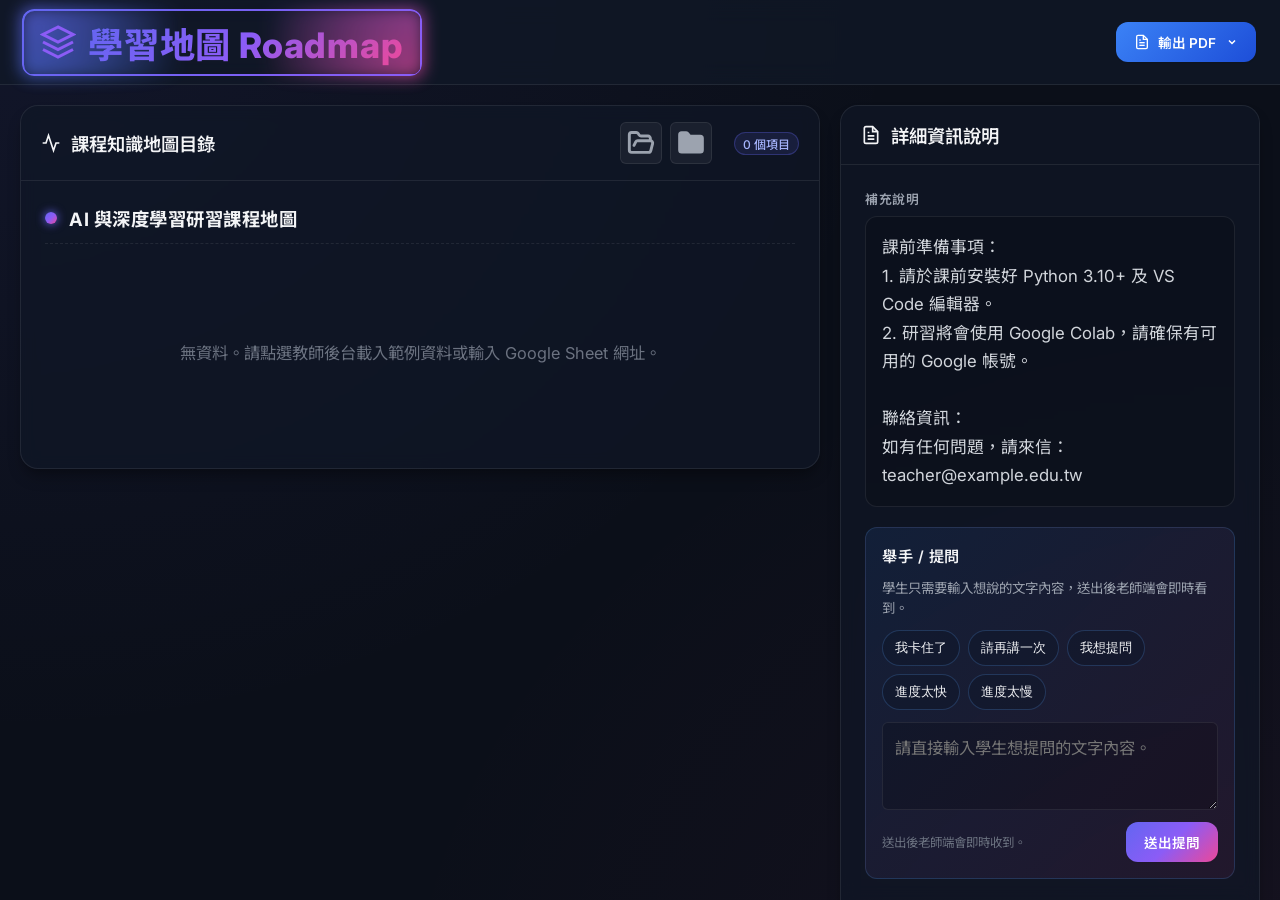
<file: learningmap/student/index.html>
<!DOCTYPE html>
<html lang="zh-TW">
<head>
  <meta charset="UTF-8">
  <meta name="viewport" content="width=device-width, initial-scale=1.0">
  <title>學習地圖學生頁</title>
  <style>
    html, body {
      margin: 0;
      width: 100%;
      height: 100%;
      background: #0f172a;
    }

    body {
      overflow: hidden;
    }

    #student-frame {
      width: 100%;
      height: 100%;
      border: 0;
      display: block;
      background: #0f172a;
    }
  </style>
</head>
<body>
  <iframe id="student-frame" title="學習地圖學生頁"></iframe>
  <script>
    (function () {
      const frame = document.getElementById('student-frame');
      const params = new URLSearchParams(window.location.search);
      params.set('view', 'student');
      const targetUrl = `../index.html?${params.toString()}`;
      frame.src = targetUrl;
    })();
  </script>
</body>
</html>
</file>
<file: portal.css>
/* Reset & Box Sizing */
*, *::before, *::after {
  box-sizing: border-box;
  margin: 0;
  padding: 0;
}

/* Custom Properties / Design Tokens */
:root {
  --font-family: 'Outfit', 'Noto Sans TC', -apple-system, BlinkMacSystemFont, "Segoe UI", Roboto, Helvetica, Arial, sans-serif;
  --bg-color: #0b0c15;
  --card-bg: rgba(18, 20, 38, 0.45);
  --card-border: rgba(255, 255, 255, 0.08);
  --text-primary: #f8fafc;
  --text-secondary: #94a3b8;
  
  --primary-glow: radial-gradient(circle, rgba(139, 92, 246, 0.15) 0%, rgba(0, 0, 0, 0) 70%);
  --secondary-glow: radial-gradient(circle, rgba(20, 184, 166, 0.15) 0%, rgba(0, 0, 0, 0) 70%);
  
  /* Vote Accent */
  --vote-gradient: linear-gradient(135deg, #6366f1 0%, #a855f7 100%);
  --vote-border-hover: rgba(168, 85, 247, 0.4);
  
  /* Learning Map Accent */
  --map-gradient: linear-gradient(135deg, #14b8a6 0%, #3b82f6 100%);
  --map-border-hover: rgba(20, 184, 166, 0.4);

  /* Fishbones Accent */
  --fishbones-gradient: linear-gradient(135deg, #f97316 0%, #ef4444 100%);
  --fishbones-border-hover: rgba(249, 115, 22, 0.4);
}

/* Base Body Styles */
body {
  font-family: var(--font-family);
  background-color: var(--bg-color);
  color: var(--text-primary);
  min-height: 100vh;
  display: flex;
  flex-direction: column;
  justify-content: space-between;
  overflow-x: hidden;
  position: relative;
}

/* Background Animated Blobs */
.background-blobs {
  position: absolute;
  top: 0;
  left: 0;
  right: 0;
  bottom: 0;
  z-index: -1;
  overflow: hidden;
}

.blob {
  position: absolute;
  border-radius: 50%;
  filter: blur(120px);
  opacity: 0.6;
  animation: float 20s infinite alternate ease-in-out;
}

.blob-1 {
  width: 500px;
  height: 500px;
  background: radial-gradient(circle, rgba(99, 102, 241, 0.25) 0%, rgba(168, 85, 247, 0.05) 70%);
  top: -10%;
  left: -10%;
  animation-duration: 25s;
}

.blob-2 {
  width: 600px;
  height: 600px;
  background: radial-gradient(circle, rgba(20, 184, 166, 0.2) 0%, rgba(59, 130, 246, 0.05) 70%);
  bottom: -10%;
  right: -10%;
  animation-duration: 30s;
  animation-delay: -5s;
}

.blob-3 {
  width: 400px;
  height: 400px;
  background: radial-gradient(circle, rgba(236, 72, 153, 0.15) 0%, rgba(0, 0, 0, 0) 70%);
  top: 40%;
  left: 50%;
  transform: translate(-50%, -50%);
  animation-duration: 20s;
  animation-delay: -10s;
}

@keyframes float {
  0% {
    transform: translate(0, 0) scale(1);
  }
  50% {
    transform: translate(40px, -60px) scale(1.1);
  }
  100% {
    transform: translate(-20px, 30px) scale(0.95);
  }
}

/* Layout Container */
.container {
  max-width: 1200px;
  width: 100%;
  margin: 0 auto;
  padding: 4rem 2rem;
  flex-grow: 1;
  display: flex;
  flex-direction: column;
  justify-content: center;
  align-items: center;
}

/* Header / Title Section */
header {
  text-align: center;
  margin-bottom: 4rem;
  opacity: 0;
  animation: fadeInDown 0.8s forwards ease-out;
}

h1 {
  font-size: 3rem;
  font-weight: 800;
  letter-spacing: -0.05em;
  margin-bottom: 1rem;
  background: linear-gradient(to right, #f8fafc, #cbd5e1, #94a3b8);
  -webkit-background-clip: text;
  -webkit-text-fill-color: transparent;
  background-clip: text;
}

.subtitle {
  font-size: 1.15rem;
  color: var(--text-secondary);
  max-width: 600px;
  margin: 0 auto;
  line-height: 1.6;
}

/* Main Grid Layout */
.portal-grid {
  display: grid;
  grid-template-columns: repeat(3, 1fr);
  gap: 2.5rem;
  width: 100%;
  max-width: 1320px;
  opacity: 0;
  animation: fadeInUp 0.8s 0.2s forwards ease-out;
}

/* Premium Card Design */
.portal-card {
  background: var(--card-bg);
  border: 1px solid var(--card-border);
  border-radius: 24px;
  padding: 3rem 2.5rem;
  display: flex;
  flex-direction: column;
  justify-content: space-between;
  backdrop-filter: blur(20px);
  -webkit-backdrop-filter: blur(20px);
  box-shadow: 0 8px 32px 0 rgba(0, 0, 0, 0.3);
  transition: all 0.4s cubic-bezier(0.16, 1, 0.3, 1);
  position: relative;
  overflow: hidden;
}

.portal-card::before {
  content: '';
  position: absolute;
  top: 0;
  left: 0;
  width: 100%;
  height: 100%;
  background: linear-gradient(180deg, rgba(255, 255, 255, 0.03) 0%, rgba(255, 255, 255, 0) 100%);
  pointer-events: none;
}

/* Card Hover Animations & Shadows */
.portal-card:hover {
  transform: translateY(-6px);
  box-shadow: 0 20px 40px rgba(0, 0, 0, 0.4);
}

.portal-card.vote-card:hover {
  border-color: var(--vote-border-hover);
  box-shadow: 0 0 40px rgba(168, 85, 247, 0.15), 0 20px 40px rgba(0, 0, 0, 0.4);
}

.portal-card.map-card:hover {
  border-color: var(--map-border-hover);
  box-shadow: 0 0 40px rgba(20, 184, 166, 0.15), 0 20px 40px rgba(0, 0, 0, 0.4);
}

.portal-card.fishbones-card:hover {
  border-color: var(--fishbones-border-hover);
  box-shadow: 0 0 40px rgba(249, 115, 22, 0.15), 0 20px 40px rgba(0, 0, 0, 0.4);
}

/* Card Content Details */
.card-icon {
  width: 64px;
  height: 64px;
  border-radius: 16px;
  display: flex;
  align-items: center;
  justify-content: center;
  font-size: 2rem;
  margin-bottom: 2rem;
  position: relative;
}

.vote-card .card-icon {
  background: rgba(168, 85, 247, 0.15);
  border: 1px solid rgba(168, 85, 247, 0.25);
  color: #c084fc;
}

.map-card .card-icon {
  background: rgba(20, 184, 166, 0.15);
  border: 1px solid rgba(20, 184, 166, 0.25);
  color: #2dd4bf;
}

.fishbones-card .card-icon {
  background: rgba(249, 115, 22, 0.15);
  border: 1px solid rgba(249, 115, 22, 0.25);
  color: #fb923c;
}

.portal-card h2 {
  font-size: 1.75rem;
  font-weight: 700;
  margin-bottom: 0.75rem;
  letter-spacing: -0.02em;
}

.portal-card p {
  color: var(--text-secondary);
  font-size: 0.95rem;
  line-height: 1.6;
  margin-bottom: 2.5rem;
}

/* Button & Action Link Styling */
.actions {
  display: flex;
  flex-direction: column;
  gap: 0.85rem;
  margin-top: auto;
}

.btn {
  display: inline-flex;
  align-items: center;
  justify-content: center;
  padding: 0.85rem 1.5rem;
  border-radius: 12px;
  font-size: 0.95rem;
  font-weight: 600;
  text-decoration: none;
  transition: all 0.2s ease-in-out;
  cursor: pointer;
}

/* Primary Button Styling */
.btn-primary {
  color: #fff;
  border: none;
  position: relative;
  overflow: hidden;
}

.vote-card .btn-primary {
  background: var(--vote-gradient);
  box-shadow: 0 4px 15px rgba(168, 85, 247, 0.3);
}

.vote-card .btn-primary:hover {
  box-shadow: 0 6px 20px rgba(168, 85, 247, 0.5);
  transform: translateY(-1px);
}

.map-card .btn-primary {
  background: var(--map-gradient);
  box-shadow: 0 4px 15px rgba(20, 184, 166, 0.3);
}

.map-card .btn-primary:hover {
  box-shadow: 0 6px 20px rgba(20, 184, 166, 0.5);
  transform: translateY(-1px);
}

.fishbones-card .btn-primary {
  background: var(--fishbones-gradient);
  box-shadow: 0 4px 15px rgba(249, 115, 22, 0.3);
}

.fishbones-card .btn-primary:hover {
  box-shadow: 0 6px 20px rgba(249, 115, 22, 0.5);
  transform: translateY(-1px);
}

/* Secondary Button Styling */
.btn-secondary {
  background: rgba(255, 255, 255, 0.03);
  border: 1px solid rgba(255, 255, 255, 0.08);
  color: var(--text-primary);
}

.btn-secondary:hover {
  background: rgba(255, 255, 255, 0.08);
  border-color: rgba(255, 255, 255, 0.15);
  color: #fff;
}

.vote-card .btn-secondary:hover {
  border-color: rgba(168, 85, 247, 0.3);
  color: #e9d5ff;
}

.map-card .btn-secondary:hover {
  border-color: rgba(20, 184, 166, 0.3);
  color: #ccfbf1;
}

.fishbones-card .btn-secondary:hover {
  border-color: rgba(249, 115, 22, 0.3);
  color: #ffedd5;
}

/* Footer Section */
footer {
  text-align: center;
  padding: 3rem 1.5rem;
  color: #475569;
  font-size: 0.85rem;
  letter-spacing: 0.05em;
  opacity: 0;
  animation: fadeIn 1s 0.5s forwards ease-in;
}

footer a {
  color: #64748b;
  text-decoration: none;
  margin: 0 0.5rem;
  transition: color 0.2s ease;
}

footer a:hover {
  color: var(--text-secondary);
}

/* Animation Keyframes */
@keyframes fadeInDown {
  from {
    opacity: 0;
    transform: translateY(-20px);
  }
  to {
    opacity: 1;
    transform: translateY(0);
  }
}

@keyframes fadeInUp {
  from {
    opacity: 0;
    transform: translateY(20px);
  }
  to {
    opacity: 1;
    transform: translateY(0);
  }
}

@keyframes fadeIn {
  from { opacity: 0; }
  to { opacity: 1; }
}

/* Responsive Styles */
@media (max-width: 768px) {
  h1 {
    font-size: 2.25rem;
  }
  
  .container {
    padding: 3rem 1.5rem;
  }
  
  .portal-grid {
    grid-template-columns: 1fr;
    gap: 2rem;
  }
  
  .portal-card {
    padding: 2.25rem 1.75rem;
  }
}

@media (max-width: 1100px) and (min-width: 769px) {
  .portal-grid {
    grid-template-columns: repeat(2, 1fr);
  }
}
</file>
<file: fishbones/styles.css>
:root {
  color-scheme: light;
  --bg: #f4efe6;
  --panel: #fffaf2;
  --ink: #2f241f;
  --muted: #7b6b63;
  --accent: #d46a3a;
  --accent-soft: #f4c6a8;
  --line: #d8c3b2;
  --shadow: 0 18px 45px rgba(92, 60, 36, 0.12);
}

* {
  box-sizing: border-box;
}

body {
  margin: 0;
  font-family: "Segoe UI", "Noto Sans TC", sans-serif;
  color: var(--ink);
  background:
    radial-gradient(circle at top left, rgba(212, 106, 58, 0.16), transparent 28%),
    linear-gradient(180deg, #f9f4eb 0%, var(--bg) 100%);
}

.page {
  min-height: 100vh;
  padding: 28px;
}

.hero {
  margin-bottom: 20px;
}

.eyebrow {
  margin: 0 0 8px;
  color: var(--accent);
  font-size: 13px;
  font-weight: 700;
  letter-spacing: 0.12em;
  text-transform: uppercase;
}

.hero h1 {
  margin: 0;
  font-size: clamp(2rem, 3vw, 3rem);
}

.subtitle {
  max-width: 720px;
  margin: 10px 0 0;
  color: var(--muted);
  line-height: 1.6;
}

.workspace {
  display: grid;
  grid-template-columns: minmax(0, 1fr) 320px;
  gap: 20px;
  align-items: start;
}

.board-card,
.panel {
  background: color-mix(in srgb, var(--panel) 92%, white 8%);
  border: 1px solid rgba(123, 107, 99, 0.15);
  border-radius: 24px;
  box-shadow: var(--shadow);
}

.board-card {
  overflow: hidden;
  min-width: 0;
}

.student-info {
  position: absolute;
  top: 12px;
  right: 0;
  z-index: 4;
  display: grid;
  grid-template-columns: 1fr;
  gap: 4px;
  width: min(176px, calc(100% - 12px));
  padding: 6px 0;
  border: 0;
  background: transparent;
  box-shadow: none;
}

.student-info label {
  display: grid;
  grid-template-columns: 42px minmax(0, 1fr);
  gap: 5px;
  align-items: center;
  color: #111;
  font-size: 15px;
  font-weight: 700;
  line-height: 1.2;
  text-align: left;
}

.student-info input {
  width: 100%;
  min-width: 0;
  height: 26px;
  border: 0;
  border-radius: 0;
  padding: 2px 4px;
  color: #111;
  background: transparent;
  font: inherit;
  font-size: 15px;
  font-weight: 700;
  text-align: left;
  box-shadow: none;
}

.student-info input:focus {
  outline: 2px solid rgba(47, 36, 31, 0.22);
}

.board-toolbar {
  display: grid;
  grid-template-columns: max-content minmax(0, 1fr);
  gap: 12px;
  align-items: start;
  padding: 16px 20px;
  border-bottom: 1px solid rgba(123, 107, 99, 0.12);
  color: var(--muted);
  font-size: 14px;
}

.toolbar-actions {
  display: flex;
  gap: 10px;
  align-items: center;
}

.toolbar-actions-right {
  justify-content: flex-end;
  min-width: 0;
}

.board-toolbar button {
  border: 0;
  border-radius: 999px;
  padding: 11px 16px;
  background: var(--accent);
  color: #fff;
  font: inherit;
  font-weight: 700;
  cursor: pointer;
}

.board-toolbar button:disabled {
  cursor: not-allowed;
  opacity: 0.45;
}

.board-toolbar .danger-button {
  position: relative;
  overflow: hidden;
  width: 138px;
  background: #1f1713;
  color: var(--accent-soft);
  box-shadow: inset 0 0 0 1px rgba(244, 198, 168, 0.18);
  transition:
    background 160ms ease,
    color 160ms ease,
    box-shadow 160ms ease,
    transform 160ms ease;
}

.board-toolbar .danger-button::before {
  content: "";
  position: absolute;
  inset: -45%;
  background: repeating-linear-gradient(
    135deg,
    transparent 0 11px,
    rgba(255, 214, 77, 0.92) 11px 17px,
    transparent 17px 28px
  );
  opacity: 0;
  transform: translateX(-32%);
  transition: opacity 160ms ease;
  pointer-events: none;
}

.board-toolbar .danger-button:hover:not(:disabled),
.board-toolbar .danger-button:focus-visible:not(:disabled) {
  background: #b91c1c;
  color: #fff7ed;
  box-shadow:
    0 0 0 4px rgba(185, 28, 28, 0.2),
    0 10px 24px rgba(185, 28, 28, 0.32);
  animation: danger-warning-shake 480ms ease-in-out infinite;
}

.board-toolbar .danger-button:hover:not(:disabled)::before,
.board-toolbar .danger-button:focus-visible:not(:disabled)::before {
  opacity: 0.34;
  animation: danger-warning-sweep 760ms linear infinite;
}

.board-toolbar .danger-button:focus-visible:not(:disabled) {
  outline: 3px solid rgba(255, 214, 77, 0.82);
  outline-offset: 3px;
}

.board-toolbar .secondary-toolbar-button {
  border: 1px solid var(--accent);
  background: #fff;
  color: var(--accent);
}

@keyframes danger-warning-shake {
  0%,
  100% {
    transform: translateX(0) scale(1);
  }

  20% {
    transform: translateX(-2px) scale(1.03);
  }

  40% {
    transform: translateX(2px) scale(1.03);
  }

  60% {
    transform: translateX(-1px) scale(1.03);
  }

  80% {
    transform: translateX(1px) scale(1.03);
  }
}

@keyframes danger-warning-sweep {
  from {
    transform: translateX(-34%);
  }

  to {
    transform: translateX(34%);
  }
}

.selection-badge {
  max-width: 260px;
  padding: 8px 12px;
  border-radius: 999px;
  background: rgba(212, 106, 58, 0.1);
  color: #75482f;
  line-height: 1.4;
  overflow: hidden;
  text-overflow: ellipsis;
  white-space: nowrap;
}

.graph {
  position: relative;
  height: 620px;
  overflow: auto;
  overscroll-behavior: contain;
  background-image:
    linear-gradient(rgba(216, 195, 178, 0.24) 1px, transparent 1px),
    linear-gradient(90deg, rgba(216, 195, 178, 0.24) 1px, transparent 1px);
  background-size: 28px 28px;
  cursor: grab;
  touch-action: pan-x pan-y;
}

.graph-board,
.graph-svg,
.graph-nodes {
  position: absolute;
  inset: 0;
}

.graph-board {
  position: relative;
  width: max(100%, 900px);
  min-width: 900px;
  min-height: 620px;
}

.graph-svg {
  width: 100%;
  height: 100%;
  overflow: visible;
}

.graph-nodes {
  pointer-events: none;
}

.fish-node {
  position: absolute;
  display: grid;
  place-items: center;
  padding: 10px 12px;
  border: 2px solid var(--line);
  border-radius: 18px;
  color: var(--ink);
  font: inherit;
  font-size: 18px;
  font-weight: 700;
  text-align: center;
  cursor: grab;
  box-shadow: 0 10px 24px rgba(92, 60, 36, 0.14);
  pointer-events: auto;
  touch-action: none;
  user-select: none;
}

.fish-node.is-selected {
  border-width: 4px;
  border-color: #b94e1f !important;
  box-shadow: 0 14px 28px rgba(185, 78, 31, 0.24);
}

.fish-node span {
  position: relative;
  z-index: 1;
  pointer-events: none;
}

.fish-node.is-effect {
  border-radius: 999px 54% 54% 999px;
  padding-left: 22px;
  padding-right: 34px;
  overflow: visible;
}

.fish-node.is-effect::before {
  content: "";
  position: absolute;
  left: -24px;
  top: 50%;
  width: 0;
  height: 0;
  border-top: 22px solid transparent;
  border-bottom: 22px solid transparent;
  border-right: 28px solid var(--node-fill);
  filter: drop-shadow(-1px 0 0 var(--node-stroke));
  transform: translateY(-50%);
}

.fish-node.is-effect::after {
  content: "";
  position: absolute;
  right: 18px;
  top: 22px;
  width: 6px;
  height: 6px;
  border-radius: 50%;
  background: var(--node-stroke);
}

.action-status {
  margin: 0;
  padding: 12px 20px 18px;
  color: var(--muted);
  font-size: 14px;
}

.panel {
  padding: 20px;
}

.panel h2 {
  margin: 0 0 8px;
  font-size: 1.2rem;
}

.sheet-panel {
  display: grid;
  gap: 12px;
  margin-bottom: 22px;
  padding-bottom: 20px;
  border-bottom: 1px solid rgba(123, 107, 99, 0.12);
}

.sheet-controls {
  display: grid;
  gap: 10px;
}

.sheet-permission-note {
  margin: -4px 0 2px;
  color: #c22727;
  font-size: 13px;
  font-weight: 700;
  line-height: 1.5;
}

.sheet-controls button {
  border: 0;
  border-radius: 14px;
  padding: 12px 14px;
  background: var(--accent);
  color: #fff;
  font: inherit;
  font-weight: 700;
  cursor: pointer;
}

.sheet-controls .secondary-button {
  border: 1px solid var(--accent);
  background: #fff;
  color: var(--accent);
}

.sheet-status {
  margin: 0;
  color: var(--muted);
  font-size: 14px;
  line-height: 1.5;
}

.panel-hint {
  margin: 0 0 16px;
  color: var(--muted);
  line-height: 1.5;
}

.node-form {
  display: grid;
  gap: 14px;
}

.node-form label {
  display: grid;
  gap: 8px;
  font-size: 14px;
  font-weight: 600;
}

.node-form input,
.node-form textarea,
.sheet-controls input {
  width: 100%;
  border: 1px solid var(--line);
  border-radius: 14px;
  padding: 12px 14px;
  font: inherit;
  color: var(--ink);
  background: #fff;
}

.node-form input:focus,
.node-form textarea:focus,
.sheet-controls input:focus {
  outline: 2px solid rgba(212, 106, 58, 0.2);
  border-color: var(--accent);
}

.node-form input:disabled,
.node-form textarea:disabled {
  background: #f5eee5;
  color: #8b7c73;
}

@media (max-width: 980px) {
  .student-info {
    top: 12px;
    right: 0;
    width: min(170px, calc(100% - 12px));
  }

  .board-toolbar {
    grid-template-columns: 1fr;
  }

  .toolbar-actions,
  .toolbar-actions-right {
    flex-wrap: wrap;
    justify-content: flex-start;
  }

  .selection-badge {
    max-width: 100%;
  }

  .workspace {
    grid-template-columns: 1fr;
  }

  .panel {
    order: -1;
  }

  .graph {
    height: 560px;
  }
}

@media (max-width: 720px) {
  .page {
    padding: 16px;
  }

  .hero {
    margin-bottom: 16px;
  }

  .subtitle {
    font-size: 15px;
  }

  .board-toolbar {
    padding: 14px 16px;
  }

  .panel {
    padding: 16px;
  }

  .graph {
    height: 500px;
    background-size: 24px 24px;
  }

  .fish-node {
    font-size: 16px;
  }

  .action-status {
    line-height: 1.5;
  }
}

@media print {
  body {
    background: #fff;
  }

  .hero,
  .panel,
  .board-toolbar,
  .action-status {
    display: none;
  }

  .student-info {
    top: 10px;
    right: 10px;
    width: 160px;
    margin: 0;
    padding: 5px 7px;
    border: 0;
    background: transparent;
    box-shadow: none;
  }

  .student-info label {
    grid-template-columns: 42px minmax(0, 1fr);
    color: #111;
    font-size: 14px;
  }

  .student-info input {
    border: 0;
    box-shadow: none;
    color: #111;
    background: transparent;
  }

  .page {
    padding: 0;
  }

  .workspace {
    display: block;
  }

  .board-card {
    border: 0;
    box-shadow: none;
  }

  .graph {
    height: 620px;
  }
}
</file>
<file: handout/style.css>
/* CSS Variables for Premium Design System */
:root {
  --bg-app: #0b0f19;
  --bg-panel: rgba(17, 24, 39, 0.7);
  --bg-panel-solid: #111827;
  --bg-hover: rgba(255, 255, 255, 0.04);
  --border-color: rgba(255, 255, 255, 0.08);
  --text-primary: #f3f4f6;
  --text-secondary: #9ca3af;
  --text-muted: #6b7280;
  
  --accent-color: #6366f1;
  --accent-gradient: linear-gradient(135deg, #6366f1 0%, #8b5cf6 50%, #ec4899 100%);
  --accent-gradient-hover: linear-gradient(135deg, #4f46e5 0%, #7c3aed 50%, #db2777 100%);
  --accent-light: rgba(99, 102, 241, 0.12);
  --accent-border: rgba(99, 102, 241, 0.3);
  
  --success-color: #10b981;
  --success-light: rgba(16, 185, 129, 0.1);
  --warning-color: #f59e0b;
  --danger-color: #ef4444;

  --shadow-sm: 0 1px 2px 0 rgba(0, 0, 0, 0.05);
  --shadow-md: 0 4px 6px -1px rgba(0, 0, 0, 0.1), 0 2px 4px -1px rgba(0, 0, 0, 0.06);
  --shadow-lg: 0 10px 15px -3px rgba(0, 0, 0, 0.3), 0 4px 6px -2px rgba(0, 0, 0, 0.1);
  --shadow-glow: 0 0 20px rgba(99, 102, 241, 0.15);
  
  --radius-sm: 6px;
  --radius-md: 12px;
  --radius-lg: 18px;
  --radius-full: 9999px;
  
  --font-family: 'Inter', 'Noto Sans TC', sans-serif;
  --transition-fast: 0.15s ease;
  --transition-normal: 0.25s ease;
}

/* Reset and Global Styles */
* {
  box-sizing: border-box;
  margin: 0;
  padding: 0;
}

body {
  font-family: var(--font-family);
  background-color: var(--bg-app);
  color: var(--text-primary);
  min-height: 100vh;
  display: flex;
  flex-direction: column;
  overflow: hidden;
  background-image: 
    radial-gradient(at 0% 0%, rgba(99, 102, 241, 0.08) 0px, transparent 50%),
    radial-gradient(at 100% 100%, rgba(236, 72, 153, 0.05) 0px, transparent 50%);
  -webkit-font-smoothing: antialiased;
  -moz-osx-font-smoothing: grayscale;
}

/* Scrollbar Customization */
::-webkit-scrollbar {
  width: 6px;
  height: 6px;
}
::-webkit-scrollbar-track {
  background: transparent;
}
::-webkit-scrollbar-thumb {
  background: rgba(255, 255, 255, 0.1);
  border-radius: var(--radius-full);
}
::-webkit-scrollbar-thumb:hover {
  background: rgba(255, 255, 255, 0.25);
}

/* App Header styling */
.app-header {
  height: 85px;
  background: rgba(17, 24, 39, 0.75);
  backdrop-filter: blur(12px);
  -webkit-backdrop-filter: blur(12px);
  border-bottom: 1px solid var(--border-color);
  padding: 0 24px;
  display: flex;
  align-items: center;
  justify-content: space-between;
  z-index: 50;
  flex-shrink: 0;
}

.header-left {
  display: flex;
  align-items: center;
  gap: 20px;
}

.logo {
  display: flex;
  align-items: center;
  gap: 12px;
  font-weight: 800;
  font-size: 2.2rem; /* 字體加大 2 倍 (原為 1.1rem) */
  letter-spacing: 0.8px;
  position: relative;
  padding: 6px 16px;
  background: transparent;
  overflow: visible;
}

.logo span {
  background: var(--accent-gradient);
  -webkit-background-clip: text;
  -webkit-text-fill-color: transparent;
}

/* 邊角有散光的動畫效果 */
.logo::before {
  content: '';
  position: absolute;
  top: -2px;
  left: -2px;
  right: -2px;
  bottom: -2px;
  background: linear-gradient(135deg, #6366f1, #8b5cf6, #ec4899, #3b82f6);
  background-size: 300% 300%;
  border-radius: var(--radius-md);
  z-index: -1;
  animation: cornerGlow 6s ease infinite;
  -webkit-mask: 
    linear-gradient(#fff 0 0) content-box, 
    linear-gradient(#fff 0 0);
  -webkit-mask-composite: xor;
          mask-composite: exclude;
  padding: 1.5px; /* 框線粗細 */
  filter: drop-shadow(0 0 8px rgba(99, 102, 241, 0.6));
}

.logo::after {
  content: '';
  position: absolute;
  top: -4px;
  left: -4px;
  right: -4px;
  bottom: -4px;
  border-radius: var(--radius-md);
  z-index: -2;
  background: radial-gradient(circle at 0% 0%, rgba(99, 102, 241, 0.8) 0%, transparent 40%),
              radial-gradient(circle at 100% 100%, rgba(236, 72, 153, 0.8) 0%, transparent 40%),
              radial-gradient(circle at 100% 0%, rgba(139, 92, 246, 0.6) 0%, transparent 40%),
              radial-gradient(circle at 0% 100%, rgba(59, 130, 246, 0.6) 0%, transparent 40%);
  opacity: 0.8;
  filter: blur(8px);
  animation: cornerGlowPulse 4s ease-in-out infinite alternate;
}

@keyframes cornerGlow {
  0% { background-position: 0% 50%; }
  50% { background-position: 100% 50%; }
  100% { background-position: 0% 50%; }
}

@keyframes cornerGlowPulse {
  0% { transform: scale(0.98); opacity: 0.6; filter: blur(6px); }
  100% { transform: scale(1.03); opacity: 0.9; filter: blur(10px); }
}

.logo-icon {
  width: 36px;
  height: 36px;
  stroke: #8b5cf6;
}

#header-workshop-title {
  font-size: 1.25rem;
  font-weight: 600;
  color: var(--text-primary);
  border-left: 2px solid var(--border-color);
  padding-left: 20px;
  white-space: nowrap;
  overflow: hidden;
  text-overflow: ellipsis;
  max-width: 500px;
}

.header-right {
  display: flex;
  align-items: center;
  gap: 16px;
}

/* Switch View Toggle button styling */
.toggle-container {
  background: rgba(0, 0, 0, 0.2);
  border: 1px solid var(--border-color);
  padding: 4px;
  border-radius: var(--radius-md);
  display: flex;
  gap: 2px;
}

.toggle-btn {
  background: transparent;
  border: none;
  color: var(--text-secondary);
  font-family: var(--font-family);
  font-weight: 500;
  font-size: 0.85rem;
  padding: 8px 16px;
  border-radius: calc(var(--radius-md) - 2px);
  cursor: pointer;
  display: flex;
  align-items: center;
  gap: 6px;
  transition: all var(--transition-fast);
}

.toggle-btn svg {
  opacity: 0.7;
}

.toggle-btn:hover {
  color: var(--text-primary);
}

.toggle-btn.active {
  background: var(--accent-color);
  color: #fff;
  box-shadow: var(--shadow-sm);
}

/* Action Button styling */
.action-btn {
  background: var(--accent-gradient);
  color: white;
  border: none;
  font-family: var(--font-family);
  font-weight: 600;
  font-size: 0.85rem;
  padding: 10px 18px;
  border-radius: var(--radius-md);
  cursor: pointer;
  display: flex;
  align-items: center;
  gap: 8px;
  box-shadow: var(--shadow-sm);
  transition: all var(--transition-fast);
}

.action-btn:hover {
  transform: translateY(-1px);
  box-shadow: var(--shadow-glow);
  background: var(--accent-gradient-hover);
}

.pdf-btn {
  background: linear-gradient(135deg, #3b82f6 0%, #1d4ed8 100%);
}
.pdf-btn:hover {
  background: linear-gradient(135deg, #2563eb 0%, #1e40af 100%);
}

/* Main Content Workspace Layout */
.main-container {
  flex: 1;
  display: grid;
  padding: 20px;
  gap: 20px;
  overflow: hidden;
  height: calc(100vh - 85px);
  transition: grid-template-columns var(--transition-normal);
}

/* Body mode dynamic grid sizing */
body.mode-teacher .main-container {
  grid-template-columns: 340px 1fr 380px;
}

body.mode-student .main-container {
  grid-template-columns: 1fr 420px;
}

/* Panel Design System (Glassmorphism) */
.panel {
  background: var(--bg-panel);
  border: 1px solid var(--border-color);
  border-radius: var(--radius-lg);
  box-shadow: var(--shadow-lg);
  display: flex;
  flex-direction: column;
  overflow: hidden;
  backdrop-filter: blur(8px);
  -webkit-backdrop-filter: blur(8px);
  transition: all var(--transition-normal);
}

.panel-header {
  padding: 16px 20px;
  border-bottom: 1px solid var(--border-color);
  display: flex;
  align-items: center;
  gap: 10px;
  flex-shrink: 0;
}

.panel-header h2 {
  font-size: 1rem;
  font-weight: 600;
  color: var(--text-primary);
  flex: 1;
}

.badge {
  background: var(--accent-light);
  color: #a5b4fc;
  border: 1px solid var(--accent-border);
  padding: 2px 8px;
  font-size: 0.75rem;
  border-radius: var(--radius-full);
  font-weight: 500;
}

/* Teacher Config Panel (Left Side) */
#panel-teacher {
  display: none; /* Hidden by default in Student Mode */
}

body.mode-teacher #panel-teacher {
  display: flex;
  animation: slideInLeft var(--transition-normal);
}

@keyframes slideInLeft {
  from { transform: translateX(-40px); opacity: 0; }
  to { transform: translateX(0); opacity: 1; }
}

.panel-left {
  padding: 20px;
  overflow-y: auto;
  gap: 16px;
  display: flex;
  flex-direction: column;
}

.form-group {
  display: flex;
  flex-direction: column;
  gap: 6px;
}

.form-group label {
  font-size: 0.8rem;
  font-weight: 600;
  color: var(--text-secondary);
  text-transform: uppercase;
  letter-spacing: 0.5px;
}

.form-group input[type="text"],
.form-group textarea {
  background: rgba(0, 0, 0, 0.25);
  border: 1px solid var(--border-color);
  border-radius: var(--radius-md);
  padding: 10px 14px;
  font-family: var(--font-family);
  font-size: 0.9rem;
  color: #fff;
  outline: none;
  transition: border-color var(--transition-fast), box-shadow var(--transition-fast);
}

.form-group input[type="text"]:focus,
.form-group textarea:focus {
  border-color: var(--accent-color);
  box-shadow: 0 0 0 2px var(--accent-light);
}

.input-with-button {
  display: flex;
  gap: 8px;
}

.input-with-button input {
  flex: 1;
}

.control-btn {
  background: var(--accent-light);
  border: 1px solid var(--accent-border);
  color: #a5b4fc;
  font-family: var(--font-family);
  font-weight: 500;
  font-size: 0.85rem;
  padding: 10px 16px;
  border-radius: var(--radius-md);
  cursor: pointer;
  transition: all var(--transition-fast);
  display: inline-flex;
  align-items: center;
  justify-content: center;
  gap: 6px;
}

.control-btn:hover {
  background: var(--accent-color);
  color: #fff;
  border-color: var(--accent-color);
}

.secondary-btn {
  background: rgba(255, 255, 255, 0.05);
  border: 1px solid var(--border-color);
  color: var(--text-secondary);
}

.secondary-btn:hover {
  background: rgba(255, 255, 255, 0.1);
  color: var(--text-primary);
  border-color: var(--text-secondary);
}

.file-label {
  position: relative;
  overflow: hidden;
}

.file-label input[type="file"] {
  position: absolute;
  top: 0;
  left: 0;
  opacity: 0;
  width: 100%;
  height: 100%;
  cursor: pointer;
}

.w-full {
  width: 100%;
}

.actions-row {
  flex-direction: row;
  gap: 10px;
}

.actions-row button,
.actions-row label {
  flex: 1;
}

.divider {
  display: flex;
  align-items: center;
  text-align: center;
  color: var(--text-muted);
  font-size: 0.75rem;
  margin: 8px 0;
}

.divider::before,
.divider::after {
  content: '';
  flex: 1;
  border-bottom: 1px solid var(--border-color);
}

.divider span {
  padding: 0 10px;
}

.tip-text {
  font-size: 0.75rem;
  color: var(--text-muted);
  margin-top: 2px;
}

/* Tree Structure Middle Panel */
.panel-middle {
  flex: 1;
  overflow-y: auto;
  display: flex;
  flex-direction: column;
}

.tree-root-container {
  padding: 24px;
  flex: 1;
  overflow-y: auto;
}

.tree-root-node {
  display: flex;
  align-items: center;
  gap: 12px;
  margin-bottom: 16px;
  padding-bottom: 12px;
  border-bottom: 1px dashed var(--border-color);
}

.root-dot {
  width: 12px;
  height: 12px;
  border-radius: 50%;
  background: var(--accent-gradient);
  box-shadow: 0 0 10px var(--accent-color);
}

.root-title {
  font-size: 1.15rem;
  font-weight: 700;
  letter-spacing: 0.5px;
  color: var(--text-primary);
}

.tree-body {
  position: relative;
}

.empty-state {
  text-align: center;
  padding: 80px 20px;
  color: var(--text-muted);
}

/* Interactive Hierarchical Tree nodes styles */
.tree-list {
  list-style: none;
  padding-left: 20px;
  position: relative;
}

/* Vertical guide lines */
.tree-list::before {
  content: '';
  position: absolute;
  top: 0;
  left: 6px;
  bottom: 0;
  width: 1px;
  background: rgba(255, 255, 255, 0.08);
}

.tree-item {
  margin: 6px 0;
  position: relative;
}

/* Horizontal connectors */
.tree-item::before {
  content: '';
  position: absolute;
  top: 15px;
  left: -14px;
  width: 14px;
  height: 1px;
  background: rgba(255, 255, 255, 0.08);
}

.node-row {
  display: flex;
  align-items: center;
  padding: 6px 10px;
  border-radius: var(--radius-sm);
  cursor: pointer;
  transition: all var(--transition-fast);
  user-select: none;
  gap: 8px;
}

.node-row:hover {
  background: var(--bg-hover);
}

.node-row.active {
  background: var(--accent-light);
  border-left: 3px solid var(--accent-color);
  padding-left: 7px; /* Align content for border */
}

.node-toggle-icon {
  width: 16px;
  height: 16px;
  display: flex;
  align-items: center;
  justify-content: center;
  color: var(--text-secondary);
  transition: transform var(--transition-fast);
}

.node-toggle-icon.expanded {
  transform: rotate(90deg);
}

.node-icon {
  width: 18px;
  height: 18px;
  color: var(--accent-color);
}

.folder-icon {
  color: #f59e0b; /* Amber */
}

.leaf-icon {
  color: #60a5fa; /* Blue */
}

.node-label {
  font-size: 0.95rem;
  font-weight: 500;
  color: var(--text-primary);
  flex: 1;
}

.leaf-node .node-label {
  color: #e5e7eb;
}

.node-badge {
  font-size: 0.7rem;
  padding: 1px 6px;
  border-radius: var(--radius-full);
  font-weight: 600;
  margin-left: 8px;
}

.rank-badge {
  background: rgba(255, 255, 255, 0.05);
  color: var(--text-secondary);
  border: 1px solid var(--border-color);
}

/* Folder collapse/expand functionality */
.tree-subtree {
  display: none;
}

.tree-subtree.show {
  display: block;
  animation: fadeInDown var(--transition-fast);
}

@keyframes fadeInDown {
  from { opacity: 0; transform: translateY(-5px); }
  to { opacity: 1; transform: translateY(0); }
}

/* Details Panel (Right Side) */
.detail-body {
  padding: 24px;
  flex: 1;
  overflow-y: auto;
}

.detail-empty-state {
  text-align: center;
  padding: 80px 20px;
  color: var(--text-muted);
  display: flex;
  flex-direction: column;
  align-items: center;
  justify-content: center;
  gap: 16px;
}

.pulse-icon {
  color: var(--text-muted);
  animation: pulse 2s infinite ease-in-out;
}

@keyframes pulse {
  0%, 100% { opacity: 0.5; transform: scale(1); }
  50% { opacity: 1; transform: scale(1.05); }
}

.detail-card {
  display: flex;
  flex-direction: column;
  gap: 20px;
  animation: fadeIn var(--transition-normal);
}

@keyframes fadeIn {
  from { opacity: 0; }
  to { opacity: 1; }
}

.detail-header-section {
  display: flex;
  flex-direction: column;
  gap: 8px;
  border-bottom: 1px solid var(--border-color);
  padding-bottom: 16px;
}

.detail-category-path {
  font-size: 0.75rem;
  color: var(--accent-color);
  text-transform: uppercase;
  font-weight: 600;
  letter-spacing: 0.8px;
}

.detail-title {
  font-size: 1.35rem;
  font-weight: 700;
  color: var(--text-primary);
  line-height: 1.3;
}

.meta-badges-row {
  display: flex;
  gap: 8px;
  margin-top: 4px;
}

.detail-section {
  display: flex;
  flex-direction: column;
  gap: 8px;
}

.detail-section h4 {
  font-size: 0.8rem;
  text-transform: uppercase;
  letter-spacing: 0.5px;
  color: var(--text-secondary);
  font-weight: 600;
}

.detail-desc {
  font-size: 0.95rem;
  color: #d1d5db;
  line-height: 1.6;
  background: rgba(0, 0, 0, 0.15);
  padding: 16px;
  border-radius: var(--radius-md);
  border: 1px solid var(--border-color);
}

.download-link-box {
  background: linear-gradient(135deg, rgba(99, 102, 241, 0.1) 0%, rgba(139, 92, 246, 0.1) 100%);
  border: 1px solid var(--accent-border);
  padding: 16px;
  border-radius: var(--radius-md);
  display: flex;
  flex-direction: column;
  gap: 12px;
  align-items: center;
}

.download-link-box p {
  font-size: 0.85rem;
  color: var(--text-secondary);
  word-break: break-all;
  text-align: center;
}

.download-btn {
  width: 100%;
  padding: 12px;
  justify-content: center;
  font-size: 0.95rem;
}

/* Supplementary Section */
.supplementary-section {
  margin: 0 24px 24px 24px;
  padding: 16px;
  background: rgba(255, 255, 255, 0.02);
  border: 1px dashed var(--border-color);
  border-radius: var(--radius-md);
  display: flex;
  flex-direction: column;
  gap: 8px;
  flex-shrink: 0;
}

.supplementary-section h3 {
  font-size: 0.85rem;
  text-transform: uppercase;
  color: var(--text-secondary);
  font-weight: 600;
  letter-spacing: 0.5px;
}

.supplement-content {
  font-size: 0.85rem;
  color: var(--text-secondary);
  line-height: 1.5;
  white-space: pre-wrap;
}

.hidden {
  display: none !important;
}

/* PRINT PREVIEW RULES - Hide screens items, optimize layout */
.print-only {
  display: none;
}

@media print {
  /* Reset and Hide page headers/footers default output */
  @page {
    size: A4;
    margin: 20mm;
  }
  
  body {
    background: #fff;
    color: #000;
    overflow: visible;
    display: block;
    height: auto;
  }
  
  .app-header, 
  .main-container,
  .no-print {
    display: none !important;
  }
  
  .print-only {
    display: block;
    font-family: var(--font-family);
    color: #111;
  }
  
  .print-header {
    border-bottom: 2px solid #333;
    padding-bottom: 10px;
    margin-bottom: 25px;
    display: flex;
    justify-content: space-between;
    align-items: flex-end;
  }
  
  .print-header h1 {
    font-size: 24px;
    color: #000;
    font-weight: 700;
  }
  
  .print-date {
    font-size: 12px;
    color: #666;
  }
  
  .print-section {
    margin-bottom: 25px;
  }
  
  .print-section h2 {
    font-size: 16px;
    border-bottom: 1px solid #ddd;
    padding-bottom: 6px;
    margin-bottom: 15px;
    color: #333;
  }
  
  /* Print structure list item rendering */
  .print-item {
    margin-bottom: 16px;
    page-break-inside: avoid;
    border-left: 3px solid #6366f1;
    padding-left: 12px;
  }
  
  .print-item-header {
    display: flex;
    justify-content: space-between;
    font-weight: 600;
    font-size: 14px;
    color: #000;
    margin-bottom: 4px;
  }
  
  .print-item-path {
    font-size: 11px;
    color: #666;
    margin-bottom: 4px;
    text-transform: uppercase;
  }
  
  .print-item-desc {
    font-size: 12px;
    color: #444;
    line-height: 1.5;
    margin-bottom: 6px;
  }
  
  .print-item-link {
    font-size: 11px;
    color: #1d4ed8;
    word-break: break-all;
    font-family: monospace;
  }

  #print-supplement-content {
    white-space: pre-wrap;
    font-size: 13px;
    color: #333;
    line-height: 1.6;
    background: #f9fafb;
    padding: 12px;
    border: 1px solid #e5e7eb;
    border-radius: var(--radius-sm);
  }
}

/* Custom Dropdown Menu for PDF Export Options */
.pdf-dropdown-wrapper {
  position: relative;
  display: inline-block;
}

.pdf-dropdown-menu {
  position: absolute;
  top: 100%;
  right: 0;
  margin-top: 8px;
  background: var(--bg-panel-solid);
  border: 1px solid var(--border-color);
  border-radius: var(--radius-md);
  box-shadow: var(--shadow-lg);
  width: 290px;
  z-index: 100;
  overflow: hidden;
  display: flex;
  flex-direction: column;
  padding: 6px 0;
  backdrop-filter: blur(20px);
  -webkit-backdrop-filter: blur(20px);
}

.pdf-dropdown-menu.hidden {
  display: none !important;
}

.pdf-menu-item {
  background: transparent;
  border: none;
  padding: 12px 16px;
  color: var(--text-primary);
  text-align: left;
  cursor: pointer;
  display: flex;
  align-items: flex-start;
  gap: 12px;
  width: 100%;
  font-family: var(--font-family);
  transition: background var(--transition-fast);
}

.pdf-menu-item:hover:not(:disabled) {
  background: var(--bg-hover);
}

.pdf-menu-item:disabled {
  opacity: 0.4;
  cursor: not-allowed;
}

.menu-item-icon {
  font-size: 1.1rem;
  line-height: 1;
  margin-top: 2px;
}

.menu-item-text {
  display: flex;
  flex-direction: column;
  gap: 2px;
}

.menu-item-title {
  font-size: 0.9rem;
  font-weight: 600;
  color: var(--text-primary);
}

.menu-item-desc {
  font-size: 0.75rem;
  color: var(--text-secondary);
}

/* Custom Checkbox Design in Tree View */
.node-checkbox {
  appearance: none;
  -webkit-appearance: none;
  width: 16px;
  height: 16px;
  border: 1.5px solid var(--text-muted);
  border-radius: 4px;
  background: rgba(0, 0, 0, 0.2);
  outline: none;
  cursor: pointer;
  position: relative;
  display: inline-flex;
  align-items: center;
  justify-content: center;
  transition: all var(--transition-fast);
  flex-shrink: 0;
  margin-right: 2px;
}

.node-checkbox:hover {
  border-color: var(--accent-color);
  box-shadow: 0 0 8px rgba(99, 102, 241, 0.4);
}

.node-checkbox:checked {
  background: var(--accent-color);
  border-color: var(--accent-color);
}

.node-checkbox:checked::after {
  content: "";
  position: absolute;
  width: 4px;
  height: 8px;
  border: solid white;
  border-width: 0 2px 2px 0;
  transform: rotate(45deg);
  top: 1px;
}

.node-checkbox:indeterminate {
  border-color: var(--accent-color);
  background: rgba(99, 102, 241, 0.1);
}

.node-checkbox:indeterminate::after {
  content: "";
  position: absolute;
  width: 8px;
  height: 2px;
  background: var(--accent-color);
  border-radius: 1px;
  top: 6px;
}

/* Expand/Collapse All Tree Controls styling */
.tree-controls {
  display: flex;
  gap: 8px;
  margin-right: 12px;
}

.icon-text-btn {
  background: rgba(255, 255, 255, 0.05);
  border: 1px solid var(--border-color);
  color: var(--text-secondary);
  font-family: var(--font-family);
  font-size: 0.75rem;
  padding: 5px 10px;
  border-radius: var(--radius-sm);
  cursor: pointer;
  transition: all var(--transition-fast);
}

.icon-text-btn:hover {
  background: var(--accent-light);
  color: #fff;
  border-color: var(--accent-color);
  box-shadow: 0 0 8px rgba(99, 102, 241, 0.2);
}

.icon-only-btn {
  width: 32px;
  height: 32px;
  padding: 0;
  display: inline-flex;
  align-items: center;
  justify-content: center;
  border-radius: var(--radius-sm);
}

/* Student Mode Font Size Adjustments for Better Readability */
body.mode-student {
  font-size: 1.02rem;
}

body.mode-student #header-workshop-title {
  font-size: 1.35rem;
}

body.mode-student .panel-header h2 {
  font-size: 1.15rem;
}

body.mode-student .node-label {
  font-size: 1.05rem;
}

body.mode-student .node-badge {
  font-size: 0.8rem;
  padding: 2px 8px;
}

body.mode-student .detail-title {
  font-size: 1.5rem;
}

body.mode-student .detail-desc {
  font-size: 1.05rem;
  line-height: 1.7;
}

body.mode-student .download-link-box p {
  font-size: 0.95rem;
}

body.mode-student .download-btn {
  font-size: 1rem;
}

body.mode-student .supplementary-section h3 {
  font-size: 0.95rem;
}

body.mode-student .supplement-content {
  font-size: 0.95rem;
  line-height: 1.6;
}

body.mode-student .icon-text-btn {
  font-size: 0.8rem;
  padding: 6px 12px;
}

/* Standalone locked student mode - hide toggle switcher */
body.lock-student .toggle-container {
  display: none !important;
}

/* Cute Mascot Animations */
.cute-mascot-container {
  display: flex;
  justify-content: center;
  align-items: center;
  margin-bottom: 24px;
  position: relative;
  height: 120px;
  width: 100%;
}

.cute-mascot {
  overflow: visible;
}

.mascot-float {
  animation: floatMascot 3s ease-in-out infinite alternate;
}

.mascot-shadow {
  animation: scaleShadow 3s ease-in-out infinite alternate;
  transform-origin: 50px 85px;
}

.mascot-left-arm {
  animation: waveArm 1.5s ease-in-out infinite alternate;
}

.mascot-eye {
  animation: blinkEyes 4s infinite;
}

.mascot-light {
  animation: pulseLight 1s ease-in-out infinite alternate;
}

@keyframes floatMascot {
  0% { transform: translateY(0); }
  100% { transform: translateY(-12px); }
}

@keyframes scaleShadow {
  0% { transform: scale(1); opacity: 0.7; }
  100% { transform: scale(0.6); opacity: 0.3; }
}

@keyframes waveArm {
  0% { transform: rotate(0deg); }
  100% { transform: rotate(30deg); }
}

@keyframes blinkEyes {
  0%, 95%, 100% { transform: scaleY(1); }
  97.5% { transform: scaleY(0.1); }
}

@keyframes pulseLight {
  0% { fill: #ec4899; filter: drop-shadow(0 0 1px #ec4899); }
  100% { fill: #ff71ce; filter: drop-shadow(0 0 8px #ec4899); }
}

/* Responsive Rules for Small Screens */
@media (max-width: 1024px) {
  body {
    overflow-y: auto;
  }
  
  .main-container {
    height: auto;
    overflow-y: visible;
    grid-template-columns: 1fr !important;
  }
  
  .panel {
    max-height: 600px;
  }
  
  body.mode-teacher .main-container {
    grid-template-columns: 1fr !important;
  }
  
  body.mode-student .main-container {
    grid-template-columns: 1fr !important;
  }
}

/* Google Sheet Tab buttons styling */
.sheet-tabs-container {
  display: flex;
  flex-wrap: wrap;
  gap: 8px;
  margin-top: 8px;
  width: 100%;
}

.sheet-tab-btn {
  background: rgba(255, 255, 255, 0.04);
  border: 1px solid var(--border-color);
  color: var(--text-secondary);
  padding: 6px 12px;
  border-radius: var(--radius-full);
  font-family: var(--font-family);
  font-size: 0.8rem;
  font-weight: 500;
  cursor: pointer;
  transition: all var(--transition-fast);
  display: inline-flex;
  align-items: center;
  gap: 6px;
}

.sheet-tab-btn:hover {
  background: var(--bg-hover);
  border-color: rgba(255, 255, 255, 0.2);
  color: var(--text-primary);
  transform: translateY(-1px);
}

.sheet-tab-btn.active {
  background: linear-gradient(135deg, rgba(99, 102, 241, 0.25) 0%, rgba(139, 92, 246, 0.25) 100%);
  border-color: var(--accent-color);
  color: #fff;
  box-shadow: 0 0 10px rgba(99, 102, 241, 0.35);
}

/* Specific styling adjust in student mode */
body.mode-student .sheet-tab-btn {
  font-size: 0.88rem;
  padding: 8px 16px;
}
</file>
<file: learningmap/style.css>
/* CSS Variables for Premium Design System */
:root {
  --bg-app: #0b0f19;
  --bg-panel: rgba(17, 24, 39, 0.7);
  --bg-panel-solid: #111827;
  --bg-hover: rgba(255, 255, 255, 0.04);
  --border-color: rgba(255, 255, 255, 0.08);
  --text-primary: #f3f4f6;
  --text-secondary: #9ca3af;
  --text-muted: #6b7280;
  
  --accent-color: #6366f1;
  --accent-gradient: linear-gradient(135deg, #6366f1 0%, #8b5cf6 50%, #ec4899 100%);
  --accent-gradient-hover: linear-gradient(135deg, #4f46e5 0%, #7c3aed 50%, #db2777 100%);
  --accent-light: rgba(99, 102, 241, 0.12);
  --accent-border: rgba(99, 102, 241, 0.3);
  
  --success-color: #10b981;
  --success-light: rgba(16, 185, 129, 0.1);
  --warning-color: #f59e0b;
  --danger-color: #ef4444;

  --shadow-sm: 0 1px 2px 0 rgba(0, 0, 0, 0.05);
  --shadow-md: 0 4px 6px -1px rgba(0, 0, 0, 0.1), 0 2px 4px -1px rgba(0, 0, 0, 0.06);
  --shadow-lg: 0 10px 15px -3px rgba(0, 0, 0, 0.3), 0 4px 6px -2px rgba(0, 0, 0, 0.1);
  --shadow-glow: 0 0 20px rgba(99, 102, 241, 0.15);
  
  --radius-sm: 6px;
  --radius-md: 12px;
  --radius-lg: 18px;
  --radius-full: 9999px;
  
  --font-family: 'Inter', 'Noto Sans TC', sans-serif;
  --transition-fast: 0.15s ease;
  --transition-normal: 0.25s ease;
}

/* Reset and Global Styles */
* {
  box-sizing: border-box;
  margin: 0;
  padding: 0;
}

body {
  font-family: var(--font-family);
  background-color: var(--bg-app);
  color: var(--text-primary);
  min-height: 100vh;
  display: flex;
  flex-direction: column;
  overflow: hidden;
  background-image: 
    radial-gradient(at 0% 0%, rgba(99, 102, 241, 0.08) 0px, transparent 50%),
    radial-gradient(at 100% 100%, rgba(236, 72, 153, 0.05) 0px, transparent 50%);
  -webkit-font-smoothing: antialiased;
  -moz-osx-font-smoothing: grayscale;
}

/* Scrollbar Customization */
::-webkit-scrollbar {
  width: 6px;
  height: 6px;
}
::-webkit-scrollbar-track {
  background: transparent;
}
::-webkit-scrollbar-thumb {
  background: rgba(255, 255, 255, 0.1);
  border-radius: var(--radius-full);
}
::-webkit-scrollbar-thumb:hover {
  background: rgba(255, 255, 255, 0.25);
}

/* App Header styling */
.app-header {
  height: 85px;
  background: rgba(17, 24, 39, 0.75);
  backdrop-filter: blur(12px);
  -webkit-backdrop-filter: blur(12px);
  border-bottom: 1px solid var(--border-color);
  padding: 0 24px;
  display: flex;
  align-items: center;
  justify-content: space-between;
  z-index: 50;
  flex-shrink: 0;
}

.header-left {
  display: flex;
  align-items: center;
  gap: 20px;
}

.logo {
  display: flex;
  align-items: center;
  gap: 12px;
  font-weight: 800;
  font-size: 2.2rem; /* 字體加大 2 倍 (原為 1.1rem) */
  letter-spacing: 0.8px;
  position: relative;
  padding: 6px 16px;
  background: transparent;
  overflow: visible;
}

.logo span {
  background: var(--accent-gradient);
  -webkit-background-clip: text;
  -webkit-text-fill-color: transparent;
}

/* 邊角有散光的動畫效果 */
.logo::before {
  content: '';
  position: absolute;
  top: -2px;
  left: -2px;
  right: -2px;
  bottom: -2px;
  background: linear-gradient(135deg, #6366f1, #8b5cf6, #ec4899, #3b82f6);
  background-size: 300% 300%;
  border-radius: var(--radius-md);
  z-index: -1;
  animation: cornerGlow 6s ease infinite;
  -webkit-mask: 
    linear-gradient(#fff 0 0) content-box, 
    linear-gradient(#fff 0 0);
  -webkit-mask-composite: xor;
          mask-composite: exclude;
  padding: 1.5px; /* 框線粗細 */
  filter: drop-shadow(0 0 8px rgba(99, 102, 241, 0.6));
}

.logo::after {
  content: '';
  position: absolute;
  top: -4px;
  left: -4px;
  right: -4px;
  bottom: -4px;
  border-radius: var(--radius-md);
  z-index: -2;
  background: radial-gradient(circle at 0% 0%, rgba(99, 102, 241, 0.8) 0%, transparent 40%),
              radial-gradient(circle at 100% 100%, rgba(236, 72, 153, 0.8) 0%, transparent 40%),
              radial-gradient(circle at 100% 0%, rgba(139, 92, 246, 0.6) 0%, transparent 40%),
              radial-gradient(circle at 0% 100%, rgba(59, 130, 246, 0.6) 0%, transparent 40%);
  opacity: 0.8;
  filter: blur(8px);
  animation: cornerGlowPulse 4s ease-in-out infinite alternate;
}

@keyframes cornerGlow {
  0% { background-position: 0% 50%; }
  50% { background-position: 100% 50%; }
  100% { background-position: 0% 50%; }
}

@keyframes cornerGlowPulse {
  0% { transform: scale(0.98); opacity: 0.6; filter: blur(6px); }
  100% { transform: scale(1.03); opacity: 0.9; filter: blur(10px); }
}

.logo-icon {
  width: 36px;
  height: 36px;
  stroke: #8b5cf6;
}

#header-workshop-title {
  font-size: 1.25rem;
  font-weight: 600;
  color: var(--text-primary);
  border-left: 2px solid var(--border-color);
  padding-left: 20px;
  white-space: nowrap;
  overflow: hidden;
  text-overflow: ellipsis;
  max-width: 500px;
}

.header-right {
  display: flex;
  align-items: center;
  gap: 16px;
}

/* Switch View Toggle button styling */
.toggle-container {
  background: rgba(0, 0, 0, 0.2);
  border: 1px solid var(--border-color);
  padding: 4px;
  border-radius: var(--radius-md);
  display: flex;
  gap: 2px;
}

.toggle-btn {
  background: transparent;
  border: none;
  color: var(--text-secondary);
  font-family: var(--font-family);
  font-weight: 500;
  font-size: 0.85rem;
  padding: 8px 16px;
  border-radius: calc(var(--radius-md) - 2px);
  cursor: pointer;
  display: flex;
  align-items: center;
  gap: 6px;
  transition: all var(--transition-fast);
}

.toggle-btn svg {
  opacity: 0.7;
}

.toggle-btn:hover {
  color: var(--text-primary);
}

.toggle-btn.active {
  background: var(--accent-color);
  color: #fff;
  box-shadow: var(--shadow-sm);
}

/* Action Button styling */
.action-btn {
  background: var(--accent-gradient);
  color: white;
  border: none;
  font-family: var(--font-family);
  font-weight: 600;
  font-size: 0.85rem;
  padding: 10px 18px;
  border-radius: var(--radius-md);
  cursor: pointer;
  display: flex;
  align-items: center;
  gap: 8px;
  box-shadow: var(--shadow-sm);
  transition: all var(--transition-fast);
}

.action-btn:hover {
  transform: translateY(-1px);
  box-shadow: var(--shadow-glow);
  background: var(--accent-gradient-hover);
}

.pdf-btn {
  background: linear-gradient(135deg, #3b82f6 0%, #1d4ed8 100%);
}
.pdf-btn:hover {
  background: linear-gradient(135deg, #2563eb 0%, #1e40af 100%);
}

/* Main Content Workspace Layout */
.main-container {
  flex: 1;
  display: grid;
  padding: 20px;
  gap: 20px;
  overflow: hidden;
  height: calc(100vh - 85px);
  min-height: 0;
  transition: grid-template-columns var(--transition-normal);
}

/* Body mode dynamic grid sizing */
body.mode-teacher .main-container {
  grid-template-columns: 340px 1fr 380px;
}

body.mode-teacher {
  overflow-y: auto;
}

body.mode-teacher .main-container {
  align-items: start;
}

body.mode-student .main-container {
  grid-template-columns: 1fr 420px;
}

/* Panel Design System (Glassmorphism) */
.panel {
  background: var(--bg-panel);
  border: 1px solid var(--border-color);
  border-radius: var(--radius-lg);
  box-shadow: var(--shadow-lg);
  display: flex;
  flex-direction: column;
  overflow: hidden;
  min-height: 0;
  backdrop-filter: blur(8px);
  -webkit-backdrop-filter: blur(8px);
  transition: all var(--transition-normal);
}

.panel-header {
  padding: 16px 20px;
  border-bottom: 1px solid var(--border-color);
  display: flex;
  align-items: center;
  gap: 10px;
  flex-shrink: 0;
}

.panel-header h2 {
  font-size: 1rem;
  font-weight: 600;
  color: var(--text-primary);
  flex: 1;
}

.badge {
  background: var(--accent-light);
  color: #a5b4fc;
  border: 1px solid var(--accent-border);
  padding: 2px 8px;
  font-size: 0.75rem;
  border-radius: var(--radius-full);
  font-weight: 500;
}

/* Teacher Config Panel (Left Side) */
#panel-teacher {
  display: none; /* Hidden by default in Student Mode */
}

body.mode-teacher #panel-teacher {
  display: flex;
  animation: slideInLeft var(--transition-normal);
}

@keyframes slideInLeft {
  from { transform: translateX(-40px); opacity: 0; }
  to { transform: translateX(0); opacity: 1; }
}

.panel-left {
  padding: 20px;
  overflow-y: auto;
  gap: 16px;
  display: flex;
  flex-direction: column;
  max-height: calc(100vh - 125px);
  min-height: 0;
}

.form-group {
  display: flex;
  flex-direction: column;
  gap: 6px;
}

.form-group label {
  font-size: 0.8rem;
  font-weight: 600;
  color: var(--text-secondary);
  text-transform: uppercase;
  letter-spacing: 0.5px;
}

.form-group input[type="text"],
.form-group textarea {
  background: rgba(0, 0, 0, 0.25);
  border: 1px solid var(--border-color);
  border-radius: var(--radius-md);
  padding: 10px 14px;
  font-family: var(--font-family);
  font-size: 0.9rem;
  color: #fff;
  outline: none;
  transition: border-color var(--transition-fast), box-shadow var(--transition-fast);
}

.form-group input[type="text"]:focus,
.form-group textarea:focus {
  border-color: var(--accent-color);
  box-shadow: 0 0 0 2px var(--accent-light);
}

.input-with-button {
  display: flex;
  gap: 8px;
}

.input-with-button input {
  flex: 1;
}

.control-btn {
  background: var(--accent-light);
  border: 1px solid var(--accent-border);
  color: #a5b4fc;
  font-family: var(--font-family);
  font-weight: 500;
  font-size: 0.85rem;
  padding: 10px 16px;
  border-radius: var(--radius-md);
  cursor: pointer;
  transition: all var(--transition-fast);
  display: inline-flex;
  align-items: center;
  justify-content: center;
  gap: 6px;
  text-decoration: none;
  white-space: nowrap;
}

.control-btn:hover {
  background: var(--accent-color);
  color: #fff;
  border-color: var(--accent-color);
}

.secondary-btn {
  background: rgba(255, 255, 255, 0.05);
  border: 1px solid var(--border-color);
  color: var(--text-secondary);
}

.secondary-btn:hover {
  background: rgba(255, 255, 255, 0.1);
  color: var(--text-primary);
  border-color: var(--text-secondary);
}

.file-label {
  position: relative;
  overflow: hidden;
}

.file-label input[type="file"] {
  position: absolute;
  top: 0;
  left: 0;
  opacity: 0;
  width: 100%;
  height: 100%;
  cursor: pointer;
}

.w-full {
  width: 100%;
}

.actions-row {
  flex-direction: row;
  gap: 10px;
}

.actions-row button,
.actions-row label {
  flex: 1;
}

.divider {
  display: flex;
  align-items: center;
  text-align: center;
  color: var(--text-muted);
  font-size: 0.75rem;
  margin: 8px 0;
}

.divider::before,
.divider::after {
  content: '';
  flex: 1;
  border-bottom: 1px solid var(--border-color);
}

.divider span {
  padding: 0 10px;
}

.tip-text {
  font-size: 0.75rem;
  color: var(--text-muted);
  margin-top: 2px;
}

/* Tree Structure Middle Panel */
.panel-middle {
  flex: 1;
  min-height: 0;
  overflow: hidden;
  display: flex;
  flex-direction: column;
}

.tree-root-container {
  padding: 24px;
  flex: 1;
  min-height: 0;
  overflow-y: auto;
}

.tree-root-node {
  display: flex;
  align-items: center;
  gap: 12px;
  margin-bottom: 16px;
  padding-bottom: 12px;
  border-bottom: 1px dashed var(--border-color);
}

.root-dot {
  width: 12px;
  height: 12px;
  border-radius: 50%;
  background: var(--accent-gradient);
  box-shadow: 0 0 10px var(--accent-color);
}

.root-title {
  font-size: 1.15rem;
  font-weight: 700;
  letter-spacing: 0.5px;
  color: var(--text-primary);
}

.tree-body {
  position: relative;
}

.empty-state {
  text-align: center;
  padding: 80px 20px;
  color: var(--text-muted);
}

/* Interactive Hierarchical Tree nodes styles */
.tree-list {
  list-style: none;
  padding-left: 20px;
  position: relative;
}

/* Vertical guide lines */
.tree-list::before {
  content: '';
  position: absolute;
  top: 0;
  left: 6px;
  bottom: 0;
  width: 1px;
  background: rgba(255, 255, 255, 0.08);
}

.tree-item {
  margin: 6px 0;
  position: relative;
}

/* Horizontal connectors */
.tree-item::before {
  content: '';
  position: absolute;
  top: 15px;
  left: -14px;
  width: 14px;
  height: 1px;
  background: rgba(255, 255, 255, 0.08);
}

.node-row {
  display: flex;
  align-items: center;
  padding: 6px 10px;
  border-radius: var(--radius-sm);
  cursor: pointer;
  transition: all var(--transition-fast);
  user-select: none;
  gap: 8px;
}

.node-row:hover {
  background: var(--bg-hover);
}

.node-row.active {
  background: var(--accent-light);
  border-left: 3px solid var(--accent-color);
  padding-left: 7px; /* Align content for border */
}

.node-toggle-icon {
  width: 20px;
  height: 20px;
  display: flex;
  align-items: center;
  justify-content: center;
  color: var(--text-secondary);
  transition: transform var(--transition-fast);
}

.node-toggle-icon.expanded {
  transform: rotate(90deg);
}

.node-icon {
  width: 18px;
  height: 18px;
  color: var(--accent-color);
}

.folder-icon {
  color: #f59e0b; /* Amber */
}

.leaf-icon {
  color: #60a5fa; /* Blue */
}

.node-label {
  font-size: 0.95rem;
  font-weight: 500;
  color: var(--text-primary);
  flex: 1;
}

.leaf-node .node-label {
  color: #e5e7eb;
}

.node-badge {
  font-size: 0.7rem;
  padding: 1px 6px;
  border-radius: var(--radius-full);
  font-weight: 600;
  margin-left: 8px;
}

.rank-badge {
  background: rgba(255, 255, 255, 0.05);
  color: var(--text-secondary);
  border: 1px solid var(--border-color);
}

/* Folder collapse/expand functionality */
.tree-subtree {
  display: none;
}

.tree-subtree.show {
  display: block;
  animation: fadeInDown var(--transition-fast);
}

@keyframes fadeInDown {
  from { opacity: 0; transform: translateY(-5px); }
  to { opacity: 1; transform: translateY(0); }
}

/* Details Panel (Right Side) */
.detail-body {
  padding: 24px;
  flex: 1;
  min-height: 0;
  overflow-y: auto;
}

.detail-empty-state {
  text-align: center;
  padding: 80px 20px;
  color: var(--text-muted);
  display: flex;
  flex-direction: column;
  align-items: center;
  justify-content: center;
  gap: 16px;
}

.pulse-icon {
  color: var(--text-muted);
  animation: pulse 2s infinite ease-in-out;
}

@keyframes pulse {
  0%, 100% { opacity: 0.5; transform: scale(1); }
  50% { opacity: 1; transform: scale(1.05); }
}

.detail-card {
  display: flex;
  flex-direction: column;
  gap: 20px;
  animation: fadeIn var(--transition-normal);
}

@keyframes fadeIn {
  from { opacity: 0; }
  to { opacity: 1; }
}

.detail-header-section {
  display: flex;
  flex-direction: column;
  gap: 8px;
  border-bottom: 1px solid var(--border-color);
  padding-bottom: 16px;
}

.detail-category-path {
  font-size: 0.75rem;
  color: var(--accent-color);
  text-transform: uppercase;
  font-weight: 600;
  letter-spacing: 0.8px;
}

.detail-title {
  font-size: 1.35rem;
  font-weight: 700;
  color: var(--text-primary);
  line-height: 1.3;
}

.meta-badges-row {
  display: flex;
  gap: 8px;
  margin-top: 4px;
}

.detail-section {
  display: flex;
  flex-direction: column;
  gap: 8px;
}

.detail-section h4 {
  font-size: 0.8rem;
  text-transform: uppercase;
  letter-spacing: 0.5px;
  color: var(--text-secondary);
  font-weight: 600;
}

.detail-desc {
  font-size: 0.95rem;
  color: #d1d5db;
  line-height: 1.6;
  background: rgba(0, 0, 0, 0.15);
  padding: 16px;
  border-radius: var(--radius-md);
  border: 1px solid var(--border-color);
}

.download-link-box {
  background: linear-gradient(135deg, rgba(99, 102, 241, 0.1) 0%, rgba(139, 92, 246, 0.1) 100%);
  border: 1px solid var(--accent-border);
  padding: 16px;
  border-radius: var(--radius-md);
  display: flex;
  flex-direction: column;
  gap: 12px;
  align-items: center;
}

.download-link-box p {
  font-size: 0.85rem;
  color: var(--text-secondary);
  word-break: break-all;
  text-align: center;
}

.download-btn {
  width: 100%;
  padding: 12px;
  justify-content: center;
  font-size: 0.95rem;
}

/* Supplementary Section */
.supplementary-section {
  margin: 0 24px 24px 24px;
  padding: 16px;
  background: rgba(255, 255, 255, 0.02);
  border: 1px dashed var(--border-color);
  border-radius: var(--radius-md);
  display: flex;
  flex-direction: column;
  gap: 8px;
  flex-shrink: 0;
}

.supplementary-section h3 {
  font-size: 0.85rem;
  text-transform: uppercase;
  color: var(--text-secondary);
  font-weight: 600;
  letter-spacing: 0.5px;
}

.supplement-content {
  font-size: 0.85rem;
  color: var(--text-secondary);
  line-height: 1.5;
  white-space: pre-wrap;
}

.teacher-live-panel {
  margin-top: 8px;
  padding: 16px;
  border: 1px solid var(--border-color);
  border-radius: var(--radius-md);
  background: rgba(255, 255, 255, 0.03);
  display: flex;
  flex-direction: column;
  gap: 14px;
}

.teacher-live-header {
  display: flex;
  align-items: center;
  justify-content: space-between;
  gap: 12px;
}

.teacher-live-header h3 {
  font-size: 0.95rem;
  color: var(--text-primary);
}

.teacher-live-toolbar {
  display: flex;
  flex-direction: column;
  gap: 8px;
}

.teacher-live-filter {
  display: inline-flex;
  align-items: center;
  gap: 8px;
  font-size: 0.82rem;
  color: var(--text-primary);
  cursor: pointer;
}

.teacher-live-filter input {
  accent-color: #818cf8;
}

.teacher-live-filter-note {
  font-size: 0.75rem;
  color: var(--text-muted);
}

.teacher-live-sound-tools {
  display: flex;
  align-items: center;
  gap: 10px;
  flex-wrap: wrap;
}

#input-hand-raise-sound-file {
  max-width: 240px;
  color: var(--text-secondary);
  font-size: 0.78rem;
}

.teacher-live-stats {
  display: grid;
  grid-template-columns: repeat(3, minmax(0, 1fr));
  gap: 10px;
}

.teacher-live-stat {
  padding: 12px;
  border-radius: var(--radius-sm);
  background: rgba(99, 102, 241, 0.08);
  border: 1px solid rgba(99, 102, 241, 0.15);
  display: flex;
  flex-direction: column;
  gap: 4px;
}

.teacher-live-stat-value {
  font-size: 1.25rem;
  font-weight: 700;
  color: var(--text-primary);
}

.teacher-live-stat-label {
  font-size: 0.75rem;
  color: var(--text-secondary);
}

.teacher-live-list {
  display: flex;
  flex-direction: column;
  gap: 10px;
  max-height: 280px;
  overflow-y: auto;
}

.teacher-live-empty {
  color: var(--text-muted);
  font-size: 0.85rem;
  text-align: center;
  padding: 16px 10px;
}

.teacher-live-item {
  padding: 12px;
  border-radius: var(--radius-sm);
  background: rgba(0, 0, 0, 0.18);
  border: 1px solid var(--border-color);
  display: flex;
  flex-direction: column;
  gap: 6px;
}

.teacher-live-item-header {
  display: flex;
  align-items: center;
  justify-content: space-between;
  gap: 10px;
}

.teacher-live-type {
  font-size: 0.78rem;
  font-weight: 700;
  color: #c4b5fd;
}

.teacher-live-time {
  font-size: 0.72rem;
  color: var(--text-muted);
}

.teacher-live-item-compact {
  gap: 5px;
  padding: 10px;
}

.teacher-live-item-message-compact {
  font-size: 0.76rem;
  line-height: 1.45;
  color: #d1d5db;
  word-break: break-word;
}

.teacher-live-item-topic,
.teacher-live-item-message {
  font-size: 0.84rem;
  line-height: 1.45;
  color: var(--text-secondary);
}

.teacher-live-item-topic strong,
.teacher-live-item-message strong {
  color: var(--text-primary);
}

.teacher-live-item-footer {
  display: flex;
  align-items: center;
  justify-content: space-between;
  gap: 10px;
  margin-top: 4px;
}

.teacher-live-status {
  display: inline-flex;
  align-items: center;
  padding: 4px 10px;
  border-radius: var(--radius-full);
  font-size: 0.74rem;
  font-weight: 700;
  border: 1px solid transparent;
}

.teacher-live-status.pending {
  color: #fef3c7;
  background: rgba(245, 158, 11, 0.14);
  border-color: rgba(245, 158, 11, 0.28);
}

.teacher-live-status.resolved {
  color: #bbf7d0;
  background: rgba(34, 197, 94, 0.14);
  border-color: rgba(34, 197, 94, 0.28);
}

.teacher-live-status-actions {
  display: flex;
  gap: 8px;
}

.student-readonly-item .teacher-live-item-footer {
  justify-content: flex-start;
}

.student-hand-raise-readonly-note {
  font-size: 0.74rem;
  line-height: 1.5;
  color: var(--text-muted);
}

.teacher-live-status-btn {
  border: 1px solid rgba(129, 140, 248, 0.25);
  background: rgba(15, 23, 42, 0.46);
  color: var(--text-primary);
  border-radius: var(--radius-full);
  padding: 6px 10px;
  font-size: 0.75rem;
  cursor: pointer;
}

.teacher-live-status-btn:hover {
  background: rgba(129, 140, 248, 0.15);
}

.hand-raise-panel {
  padding: 16px;
  border-radius: var(--radius-md);
  background: linear-gradient(135deg, rgba(59, 130, 246, 0.1) 0%, rgba(236, 72, 153, 0.08) 100%);
  border: 1px solid rgba(96, 165, 250, 0.18);
  display: flex;
  flex-direction: column;
  gap: 12px;
}

.hand-raise-panel h4 {
  font-size: 0.95rem;
  color: var(--text-primary);
}

.hand-raise-panel p {
  font-size: 0.84rem;
  line-height: 1.5;
  color: var(--text-secondary);
}

.hand-raise-quick-actions {
  display: flex;
  flex-wrap: wrap;
  gap: 8px;
}

.hand-raise-chip {
  border: 1px solid rgba(96, 165, 250, 0.22);
  background: rgba(15, 23, 42, 0.5);
  color: var(--text-primary);
  padding: 8px 12px;
  border-radius: var(--radius-full);
  cursor: pointer;
  font-size: 0.82rem;
}

.hand-raise-chip:hover {
  background: rgba(59, 130, 246, 0.18);
}

.hand-raise-textarea {
  min-height: 88px;
  resize: vertical;
  background: rgba(0, 0, 0, 0.2);
  border: 1px solid var(--border-color);
  border-radius: var(--radius-sm);
  color: var(--text-primary);
  padding: 12px;
  font: inherit;
}

.hand-raise-footer {
  display: flex;
  align-items: center;
  justify-content: space-between;
  gap: 10px;
}

.hand-raise-status {
  font-size: 0.78rem;
  color: var(--text-muted);
}

.hidden {
  display: none !important;
}

/* PRINT PREVIEW RULES - Hide screens items, optimize layout */
.print-only {
  display: none;
}

@media print {
  /* Reset and Hide page headers/footers default output */
  @page {
    size: A4;
    margin: 20mm;
  }
  
  body {
    background: #fff;
    color: #000;
    overflow: visible;
    display: block;
    height: auto;
  }
  
  .app-header, 
  .main-container,
  .no-print {
    display: none !important;
  }
  
  .print-only {
    display: block;
    font-family: var(--font-family);
    color: #111;
  }
  
  .print-header {
    border-bottom: 2px solid #333;
    padding-bottom: 10px;
    margin-bottom: 25px;
    display: flex;
    justify-content: space-between;
    align-items: flex-end;
  }
  
  .print-header h1 {
    font-size: 24px;
    color: #000;
    font-weight: 700;
  }
  
  .print-date {
    font-size: 12px;
    color: #666;
  }
  
  .print-section {
    margin-bottom: 25px;
  }
  
  .print-section h2 {
    font-size: 16px;
    border-bottom: 1px solid #ddd;
    padding-bottom: 6px;
    margin-bottom: 15px;
    color: #333;
  }
  
  /* Print structure list item rendering */
  .print-item {
    margin-bottom: 16px;
    page-break-inside: avoid;
    border-left: 3px solid #6366f1;
    padding-left: 12px;
  }
  
  .print-item-header {
    display: flex;
    justify-content: space-between;
    font-weight: 600;
    font-size: 14px;
    color: #000;
    margin-bottom: 4px;
  }
  
  .print-item-path {
    font-size: 11px;
    color: #666;
    margin-bottom: 4px;
    text-transform: uppercase;
  }
  
  .print-item-desc {
    font-size: 12px;
    color: #444;
    line-height: 1.5;
    margin-bottom: 6px;
  }
  
  .print-item-link {
    font-size: 11px;
    color: #1d4ed8;
    word-break: break-all;
    font-family: monospace;
  }

  #print-supplement-content {
    white-space: pre-wrap;
    font-size: 13px;
    color: #333;
    line-height: 1.6;
    background: #f9fafb;
    padding: 12px;
    border: 1px solid #e5e7eb;
    border-radius: var(--radius-sm);
  }
}

/* Custom Dropdown Menu for PDF Export Options */
.pdf-dropdown-wrapper {
  position: relative;
  display: inline-block;
}

.pdf-dropdown-menu {
  position: absolute;
  top: 100%;
  right: 0;
  margin-top: 8px;
  background: var(--bg-panel-solid);
  border: 1px solid var(--border-color);
  border-radius: var(--radius-md);
  box-shadow: var(--shadow-lg);
  width: 290px;
  z-index: 100;
  overflow: hidden;
  display: flex;
  flex-direction: column;
  padding: 6px 0;
  backdrop-filter: blur(20px);
  -webkit-backdrop-filter: blur(20px);
}

.pdf-dropdown-menu.hidden {
  display: none !important;
}

.pdf-menu-item {
  background: transparent;
  border: none;
  padding: 12px 16px;
  color: var(--text-primary);
  text-align: left;
  cursor: pointer;
  display: flex;
  align-items: flex-start;
  gap: 12px;
  width: 100%;
  font-family: var(--font-family);
  transition: background var(--transition-fast);
}

.pdf-menu-item:hover:not(:disabled) {
  background: var(--bg-hover);
}

.pdf-menu-item:disabled {
  opacity: 0.4;
  cursor: not-allowed;
}

.menu-item-icon {
  font-size: 1.1rem;
  line-height: 1;
  margin-top: 2px;
}

.menu-item-text {
  display: flex;
  flex-direction: column;
  gap: 2px;
}

.menu-item-title {
  font-size: 0.9rem;
  font-weight: 600;
  color: var(--text-primary);
}

.menu-item-desc {
  font-size: 0.75rem;
  color: var(--text-secondary);
}

/* Custom Checkbox Design in Tree View */
.node-checkbox {
  appearance: none;
  -webkit-appearance: none;
  width: 16px;
  height: 16px;
  border: 1.5px solid var(--text-muted);
  border-radius: 4px;
  background: rgba(0, 0, 0, 0.2);
  outline: none;
  cursor: pointer;
  position: relative;
  display: inline-flex;
  align-items: center;
  justify-content: center;
  transition: all var(--transition-fast);
  flex-shrink: 0;
  margin-right: 2px;
}

.node-checkbox:hover {
  border-color: var(--accent-color);
  box-shadow: 0 0 8px rgba(99, 102, 241, 0.4);
}

.node-checkbox:checked {
  background: var(--accent-color);
  border-color: var(--accent-color);
}

.node-checkbox:checked::after {
  content: "";
  position: absolute;
  width: 4px;
  height: 8px;
  border: solid white;
  border-width: 0 2px 2px 0;
  transform: rotate(45deg);
  top: 1px;
}

.node-checkbox:indeterminate {
  border-color: var(--accent-color);
  background: rgba(99, 102, 241, 0.1);
}

.node-checkbox:indeterminate::after {
  content: "";
  position: absolute;
  width: 8px;
  height: 2px;
  background: var(--accent-color);
  border-radius: 1px;
  top: 6px;
}

/* Expand/Collapse All Tree Controls styling */
.tree-controls {
  display: flex;
  gap: 8px;
  margin-right: 12px;
}

.icon-text-btn {
  background: rgba(255, 255, 255, 0.05);
  border: 1px solid var(--border-color);
  color: var(--text-secondary);
  font-family: var(--font-family);
  font-size: 0.75rem;
  padding: 5px 10px;
  border-radius: var(--radius-sm);
  cursor: pointer;
  transition: all var(--transition-fast);
}

.icon-text-btn:hover {
  background: var(--accent-light);
  color: #fff;
  border-color: var(--accent-color);
  box-shadow: 0 0 8px rgba(99, 102, 241, 0.2);
}

.icon-only-btn {
  width: 42px;
  height: 42px;
  padding: 0 !important;
  display: inline-flex;
  align-items: center;
  justify-content: center;
  border-radius: var(--radius-sm);
}

/* Student Mode Font Size Adjustments for Better Readability */
body.mode-student {
  font-size: 1.02rem;
  overflow-y: auto;
}

body.mode-student .main-container {
  height: auto;
  min-height: calc(100vh - 85px);
  overflow: visible;
  align-items: start;
}

body.mode-student .panel {
  min-height: fit-content;
}

body.mode-student .panel-middle,
body.mode-student .tree-root-container,
body.mode-student .detail-body {
  overflow: visible;
}

body.mode-student .tree-root-container,
body.mode-student .detail-body {
  flex: initial;
}

body.mode-student #header-workshop-title {
  font-size: 1.35rem;
}

body.mode-student .panel-header h2 {
  font-size: 1.15rem;
}

body.mode-student .node-label {
  font-size: 1.05rem;
}

body.mode-student .node-badge {
  font-size: 0.8rem;
  padding: 2px 8px;
}

body.mode-student .detail-title {
  font-size: 1.5rem;
}

body.mode-student .detail-desc {
  font-size: 1.05rem;
  line-height: 1.7;
}

body.mode-student .download-link-box p {
  font-size: 0.95rem;
}

body.mode-student .download-btn {
  font-size: 1rem;
}

body.mode-student .supplementary-section h3 {
  font-size: 0.95rem;
}

body.mode-student .supplement-content {
  font-size: 0.95rem;
  line-height: 1.6;
}

body.mode-student .icon-text-btn {
  font-size: 0.8rem;
  padding: 6px 12px;
}

/* Standalone locked student mode - hide toggle switcher */
body.lock-student .toggle-container {
  display: none !important;
}

body.lock-student .main-container {
  grid-template-columns: minmax(0, 1fr) 420px !important;
}

body.lock-student #panel-detail .detail-card {
  min-height: 100%;
}

body.lock-student #panel-detail .supplementary-detail-panel {
  margin-top: auto;
}

/* Cute Mascot Animations */
.cute-mascot-container {
  display: flex;
  justify-content: center;
  align-items: center;
  margin-bottom: 24px;
  position: relative;
  height: 120px;
  width: 100%;
}

.cute-mascot {
  overflow: visible;
}

.mascot-float {
  animation: floatMascot 3s ease-in-out infinite alternate;
}

.mascot-shadow {
  animation: scaleShadow 3s ease-in-out infinite alternate;
  transform-origin: 50px 85px;
}

.mascot-left-arm {
  animation: waveArm 1.5s ease-in-out infinite alternate;
}

.mascot-eye {
  animation: blinkEyes 4s infinite;
}

.mascot-light {
  animation: pulseLight 1s ease-in-out infinite alternate;
}

@keyframes floatMascot {
  0% { transform: translateY(0); }
  100% { transform: translateY(-12px); }
}

@keyframes scaleShadow {
  0% { transform: scale(1); opacity: 0.7; }
  100% { transform: scale(0.6); opacity: 0.3; }
}

@keyframes waveArm {
  0% { transform: rotate(0deg); }
  100% { transform: rotate(30deg); }
}

@keyframes blinkEyes {
  0%, 95%, 100% { transform: scaleY(1); }
  97.5% { transform: scaleY(0.1); }
}

@keyframes pulseLight {
  0% { fill: #ec4899; filter: drop-shadow(0 0 1px #ec4899); }
  100% { fill: #ff71ce; filter: drop-shadow(0 0 8px #ec4899); }
}

/* Responsive Rules for Small Screens */
@media (max-width: 1024px) {
  body {
    overflow-y: auto;
  }
  
  .main-container {
    height: auto;
    overflow-y: visible;
    grid-template-columns: 1fr !important;
  }
  
  .panel {
    max-height: 600px;
  }
  
  body.mode-teacher .main-container {
    grid-template-columns: 1fr !important;
  }
  
  body.mode-student .main-container {
    grid-template-columns: 1fr !important;
  }
}

/* Google Sheet Tab buttons styling */
.sheet-tabs-container {
  display: flex;
  flex-wrap: wrap;
  gap: 8px;
  margin-top: 8px;
  width: 100%;
}

.sheet-tab-btn {
  background: rgba(255, 255, 255, 0.04);
  border: 1px solid var(--border-color);
  color: var(--text-secondary);
  padding: 6px 12px;
  border-radius: var(--radius-full);
  font-family: var(--font-family);
  font-size: 0.8rem;
  font-weight: 500;
  cursor: pointer;
  transition: all var(--transition-fast);
  display: inline-flex;
  align-items: center;
  gap: 6px;
}

.sheet-tab-btn:hover {
  background: var(--bg-hover);
  border-color: rgba(255, 255, 255, 0.2);
  color: var(--text-primary);
  transform: translateY(-1px);
}

.sheet-tab-btn.active {
  background: linear-gradient(135deg, rgba(99, 102, 241, 0.25) 0%, rgba(139, 92, 246, 0.25) 100%);
  border-color: var(--accent-color);
  color: #fff;
  box-shadow: 0 0 10px rgba(99, 102, 241, 0.35);
}

/* Specific styling adjust in student mode */
body.mode-student .sheet-tab-btn {
  font-size: 0.88rem;
  padding: 8px 16px;
}

body.lock-student .main-container {
  grid-template-columns: minmax(0, 1fr) minmax(320px, 420px) !important;
}
</file>
